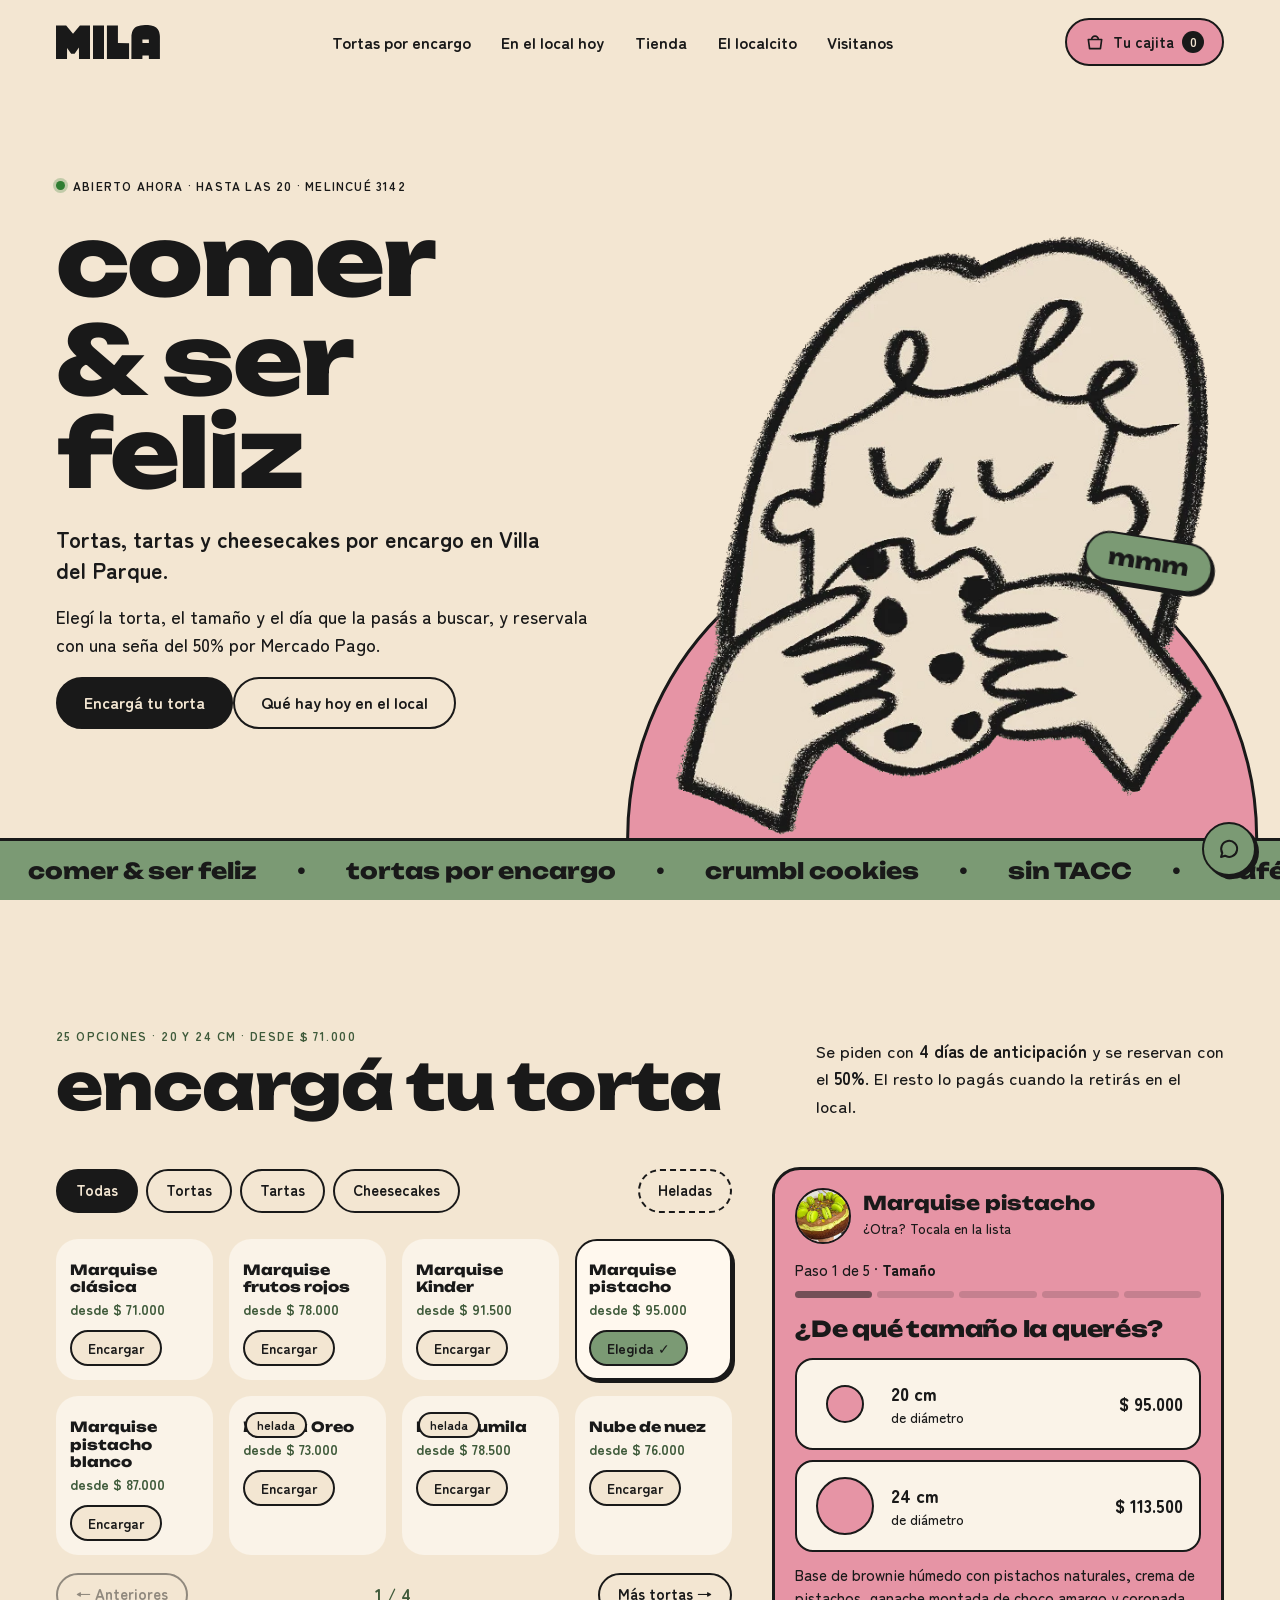
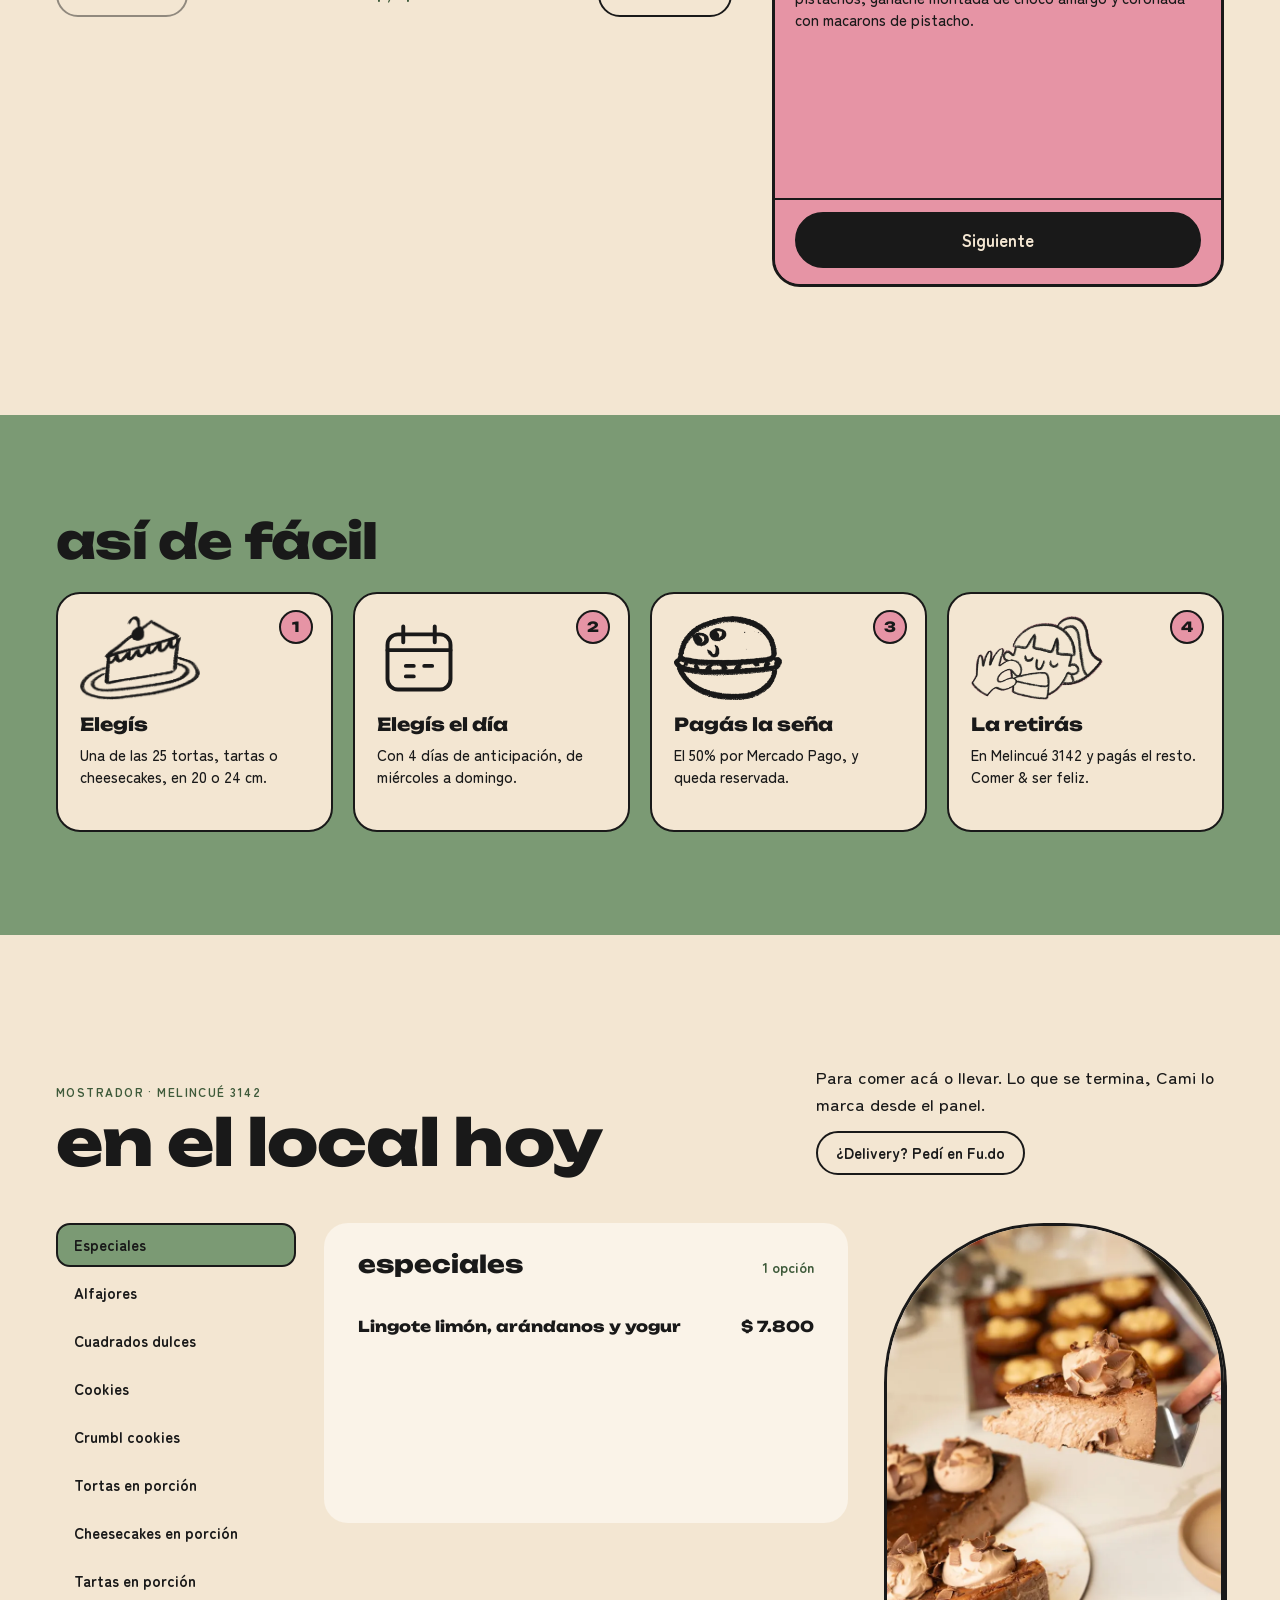
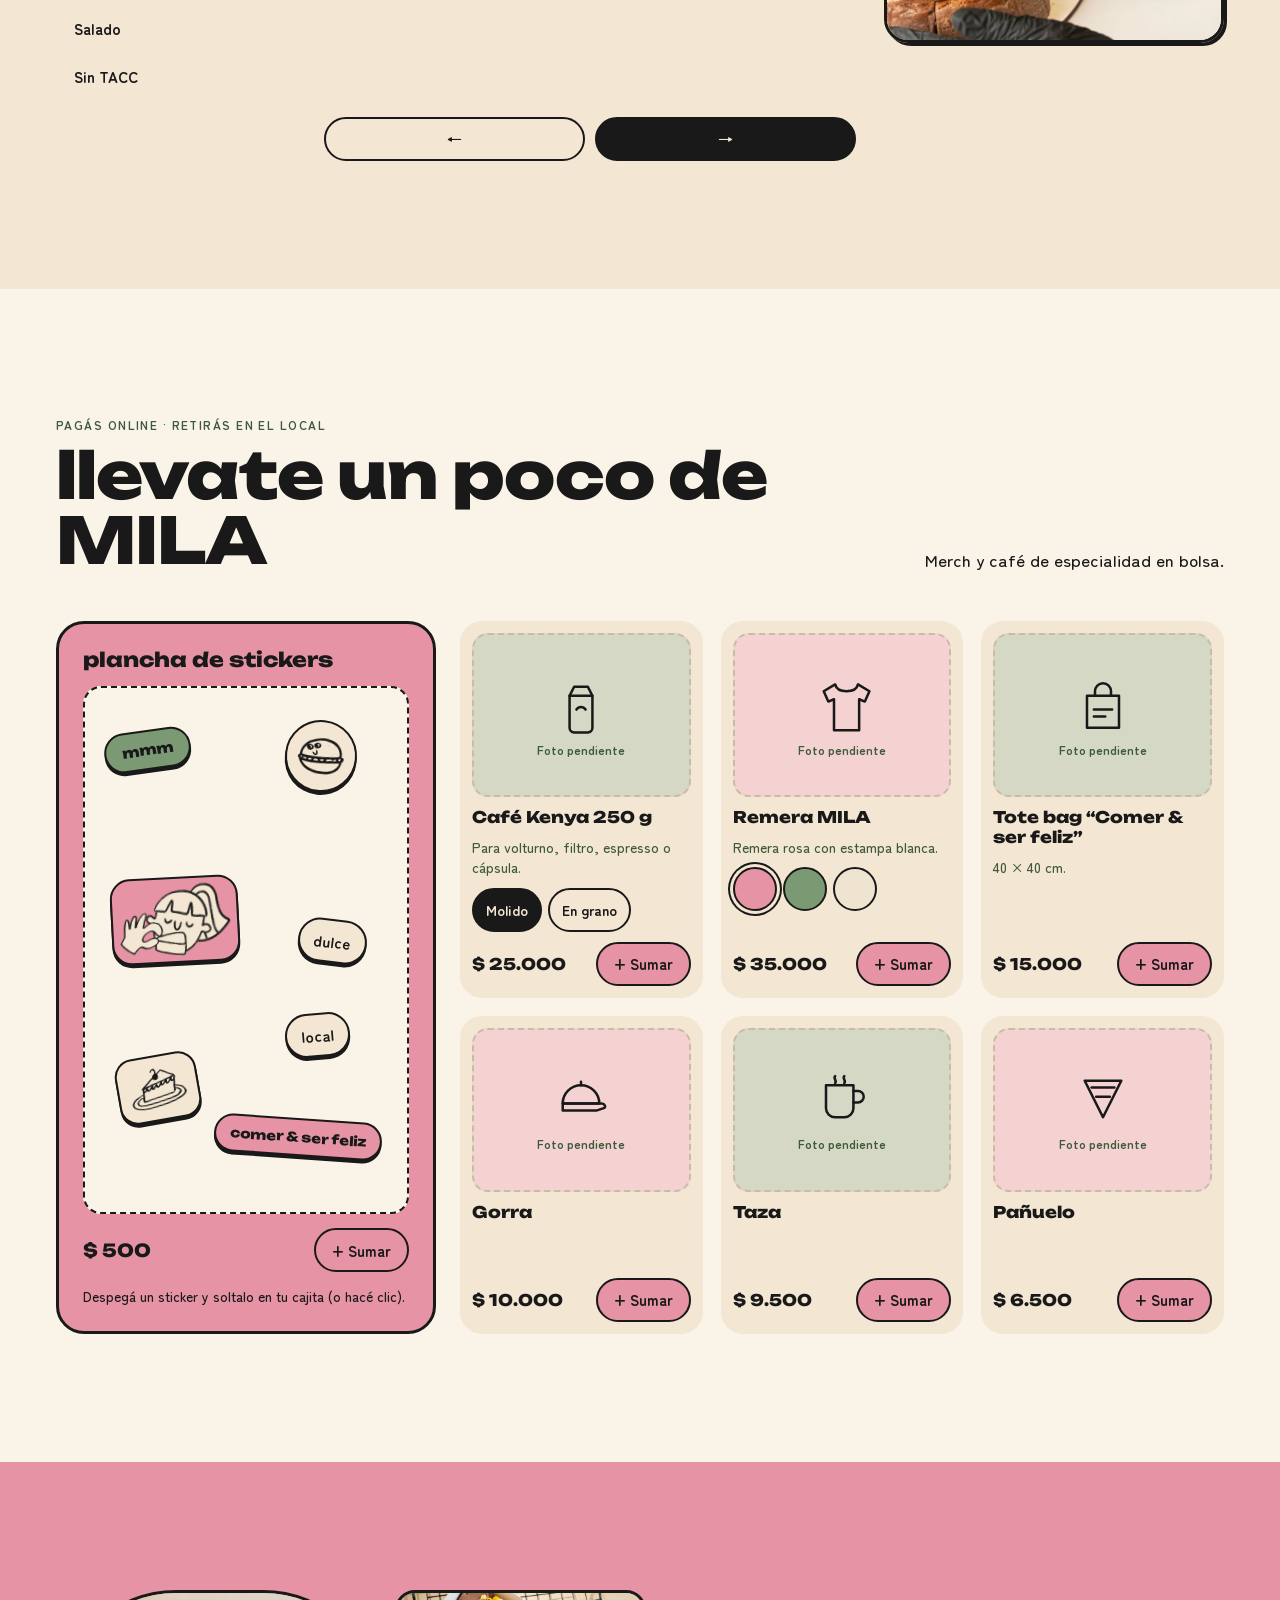
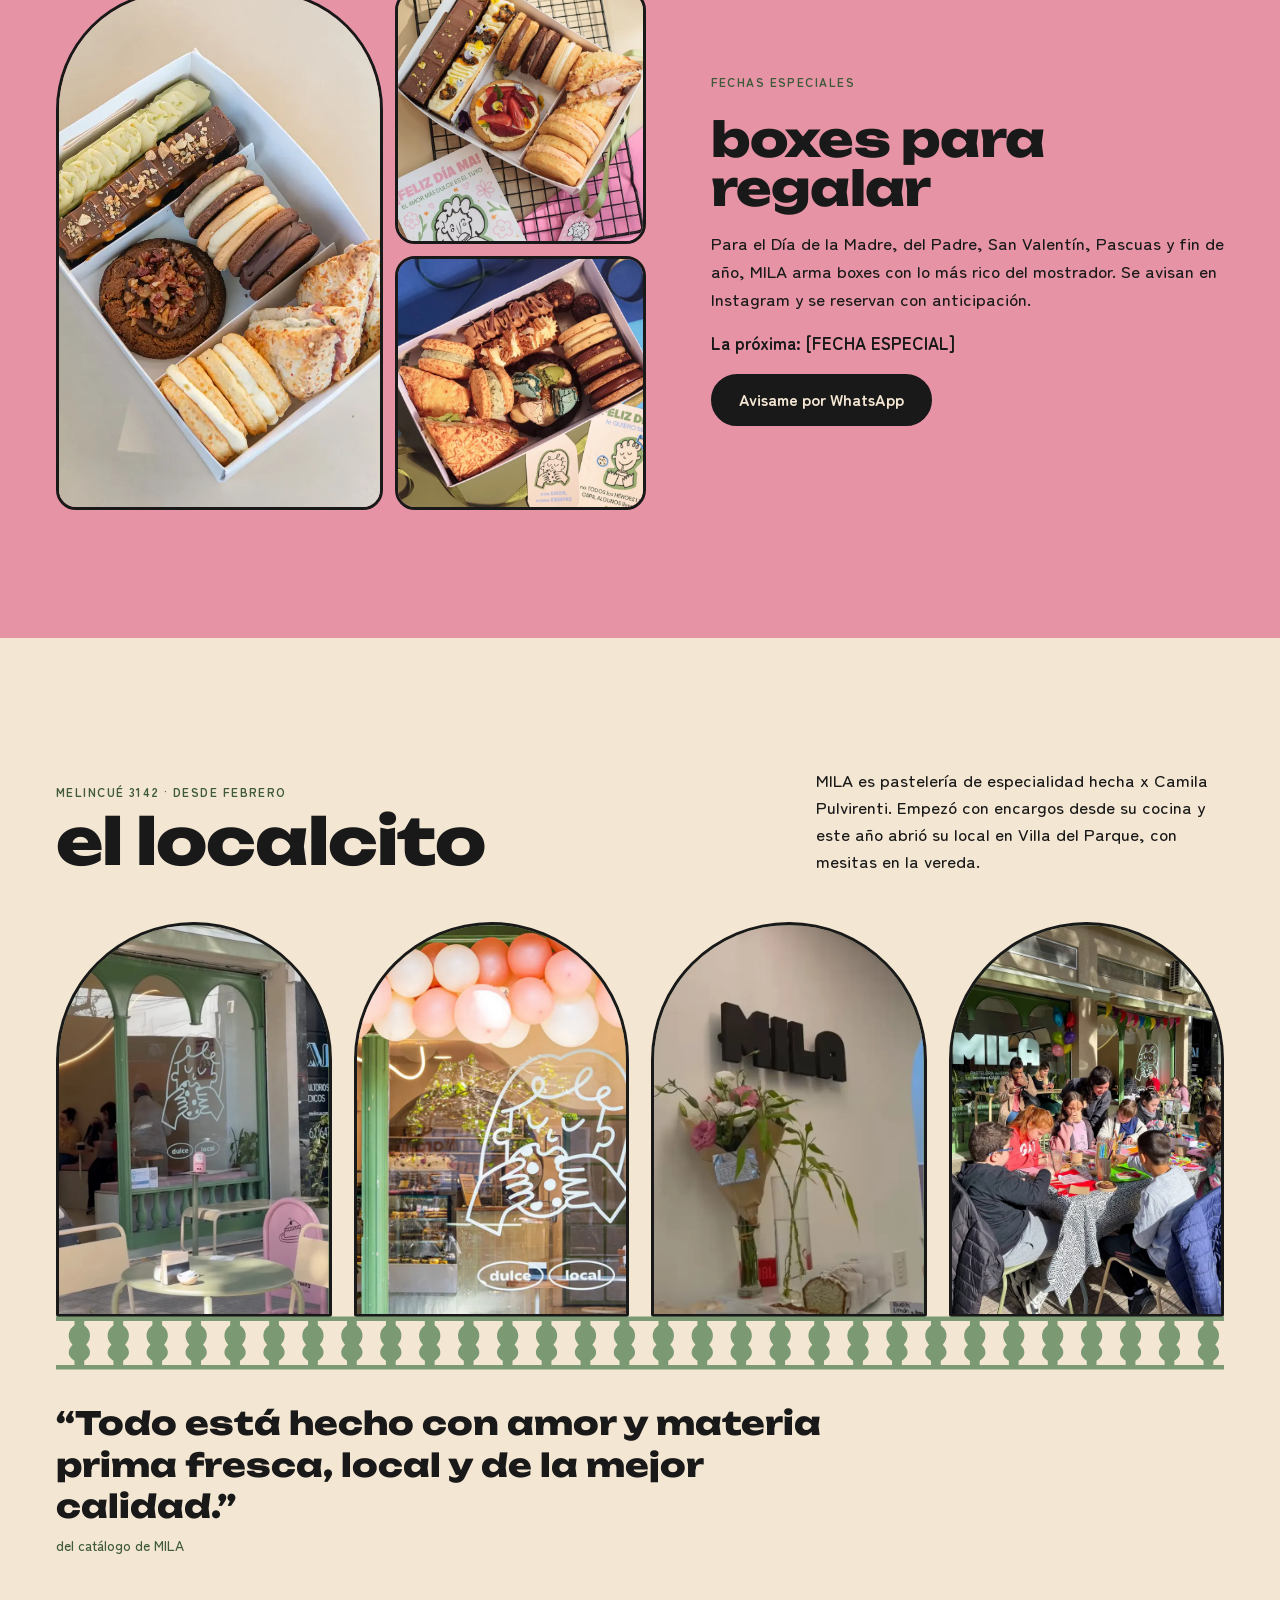
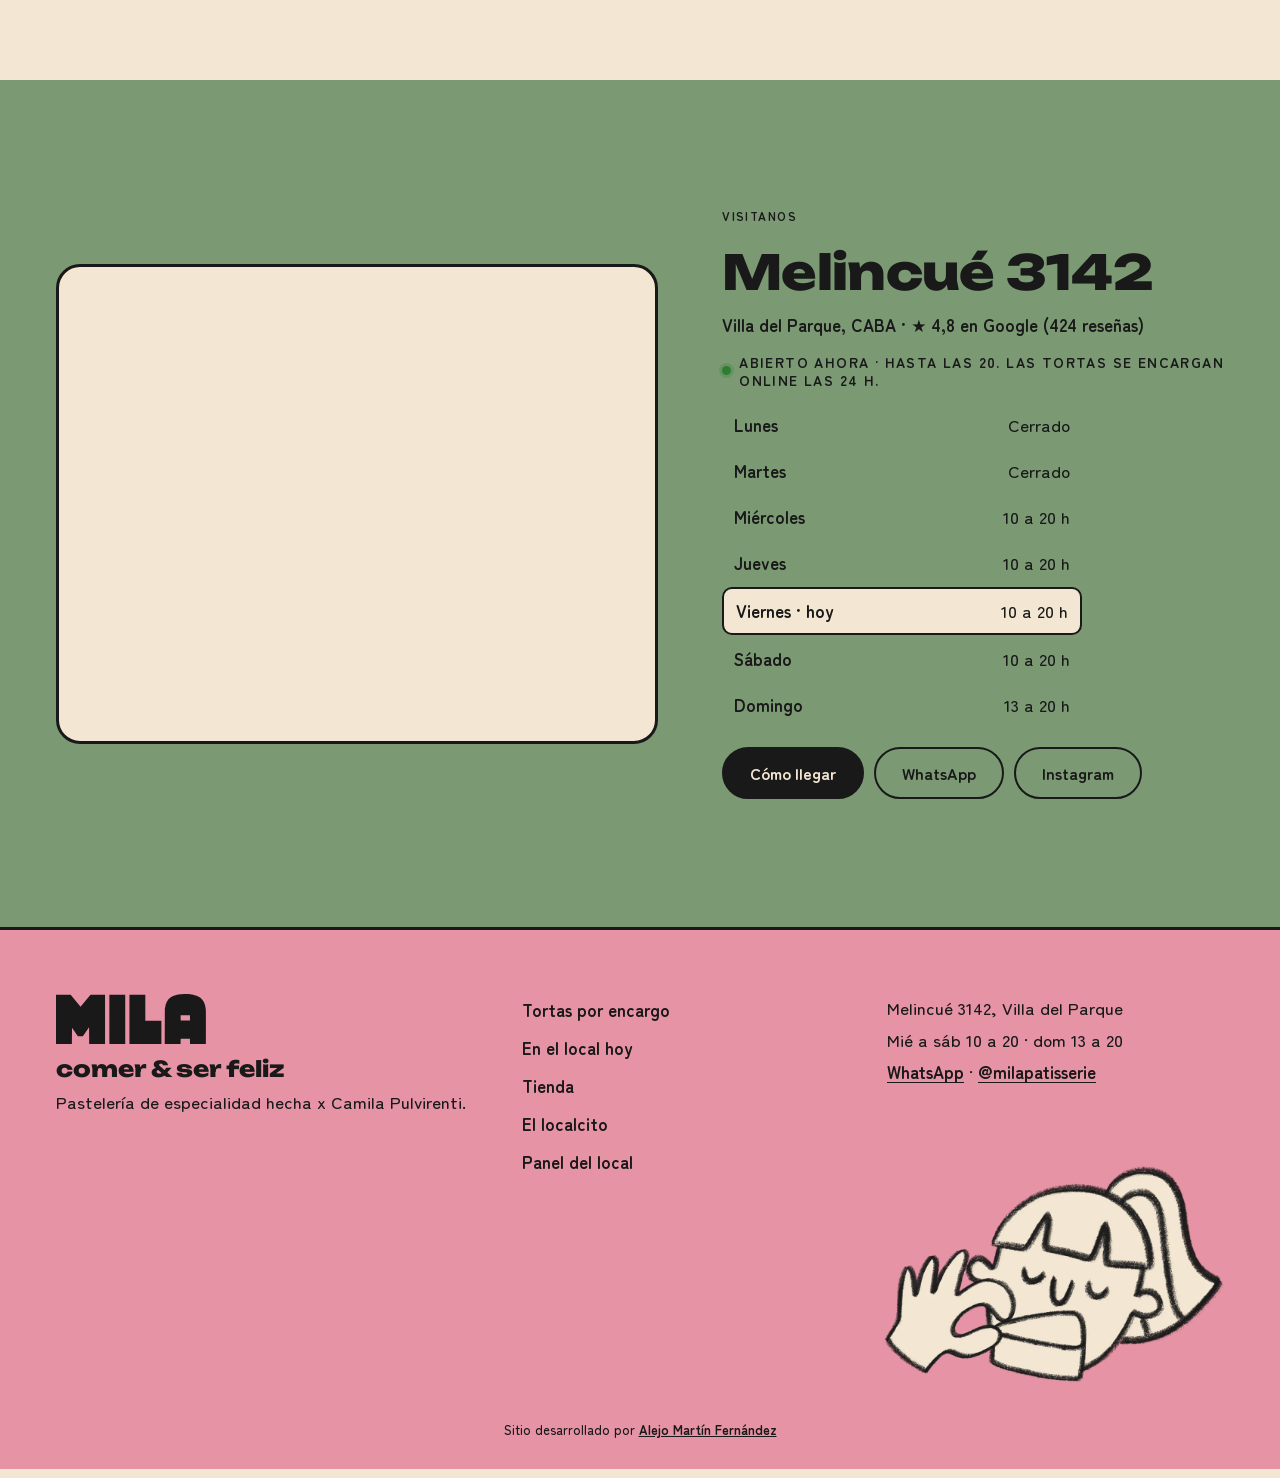
<file: index.html>
<!doctype html>
<html lang="es">
<head>
<meta charset="utf-8">
<meta name="viewport" content="width=device-width, initial-scale=1, viewport-fit=cover">
<title>MILA · Pastelería de especialidad en Villa del Parque · tortas por encargo</title>
<meta name="description" content="MILA, pastelería de especialidad hecha x Camila Pulvirenti en Melincué 3142, Villa del Parque. Encargá tu torta online: elegí tamaño, macarons y la fecha, y reservala con la seña del 50%.">
<meta name="theme-color" content="#E694A5">
<link rel="icon" href="img/favicon.png" type="image/png">
<link rel="apple-touch-icon" href="img/apple-touch-icon.png">
<meta property="og:type" content="website">
<meta property="og:title" content="MILA · comer & ser feliz">
<meta property="og:description" content="Tortas, tartas y cheesecakes por encargo: elegí el día y reservá con la seña online. Melincué 3142, Villa del Parque.">
<meta property="og:url" content="https://mila-patisserie.vercel.app/">
<meta property="og:image" content="https://mila-patisserie.vercel.app/img/og.jpg">
<meta property="og:image:width" content="1200">
<meta property="og:image:height" content="630">
<meta name="twitter:card" content="summary_large_image">
<script>
  // intro: se decide antes de pintar (sin parpadeo). Sin JS o con movimiento reducido no hay intro.
  (function () { var d = document.documentElement; d.classList.add('js');
    if (!matchMedia('(prefers-reduced-motion: reduce)').matches && !/[?&]sinintro/.test(location.search)) d.classList.add('con-intro');
    setTimeout(function () { if (!window.__mila) { d.classList.remove('con-intro'); d.classList.add('listo', 'a-salvo'); } }, 4500); })();
</script>
<link rel="preload" href="fonts/unbounded.woff" as="font" type="font/woff" crossorigin>
<link rel="preload" href="fonts/zenmaru-medium.woff" as="font" type="font/woff" crossorigin>
<link rel="stylesheet" href="kit/kit.css?v=18">
<link rel="stylesheet" href="css/mila.css?v=3">
<link rel="stylesheet" href="css/hero.css?v=1">
</head>
<body>

<!-- ===== INTRO: el personaje se dibuja, MILA se estampa, la vidriera se abre en arco ===== -->
<div class="intro" id="intro" aria-hidden="true">
  <div class="intro__glaseado"></div>
  <div class="intro__centro">
    <img class="intro__chica" src="img/personaje.webp" alt="" width="900" height="574" decoding="async">
    <svg class="intro__logo" viewBox="0 0 1352 445" aria-hidden="true">
      <path class="l1" d="M0,7 0,444 143,444 144,300 197,375 242,375 298,296 299,444 442,444 442,7 311,7 221,114 132,7Z"/>
      <path class="l2" d="M481,7 481,444 624,444 624,7Z"/>
      <path class="l3" d="M662,7 662,444 950,444 950,238 805,237 805,7Z"/>
      <path class="l4" fill-rule="evenodd" d="M1028,34 1010,52 996,75 988,97 981,134 980,444 1123,444 1124,398 1207,398 1208,444 1351,444 1351,148 1349,127 1343,98 1335,76 1321,53 1302,34 1273,17 1236,6 1197,1 1157,0 1100,5 1062,15 1043,24ZM1123,190 1207,189 1208,235 1124,236Z"/>
    </svg>
    <span class="intro__mmm">mmm</span>
    <p class="intro__lema">comer &amp; ser feliz</p>
  </div>
</div>

<a class="saltar" href="#encargos">Ir a encargar una torta</a>

<!-- ===== BARRA ===== -->
<header class="barra" id="barra">
  <a class="barra__logo" href="#inicio" aria-label="MILA, inicio"><img src="img/logo.svg" alt="MILA" width="1352" height="445"></a>
  <nav class="barra__nav" aria-label="Secciones">
    <a href="#encargos">Tortas por encargo</a>
    <a href="#local">En el local hoy</a>
    <a href="#tienda">Tienda</a>
    <a href="#localcito">El localcito</a>
    <a href="#visitanos">Visitanos</a>
  </nav>
  <div class="barra__acc">
    <button type="button" class="cajita-btn" data-kit-open="carrito" data-kit-target aria-label="Abrir tu cajita">
      <svg viewBox="0 0 24 24" aria-hidden="true"><path d="M4 9h16l-1.5 11h-13z"/><path d="M8 9a4 4 0 0 1 8 0"/></svg>
      <span class="cajita-btn__txt">Tu cajita</span><b class="cajita-btn__n" data-cajita-n>0</b>
    </button>
    <button type="button" class="menu-btn" aria-label="Abrir el menú" aria-expanded="false" aria-controls="menu" data-menu>
      <svg viewBox="0 0 24 24" aria-hidden="true"><path d="M4 8h16M4 16h16"/></svg>
    </button>
  </div>
</header>

<div class="menu" id="menu" hidden>
  <nav aria-label="Menú">
    <a href="#encargos" data-cerrar-menu>Tortas por encargo</a>
    <a href="#local" data-cerrar-menu>En el local hoy</a>
    <a href="#tienda" data-cerrar-menu>Tienda</a>
    <a href="#localcito" data-cerrar-menu>El localcito</a>
    <a href="#visitanos" data-cerrar-menu>Visitanos</a>
  </nav>
  <img src="img/personaje.webp" alt="" width="900" height="574" loading="lazy" decoding="async">
</div>

<main id="inicio">

<!-- ===== HERO: comer & ser feliz, la chica de la cookie sobre un plato rosa ===== -->
<section class="hero hv hv--g" aria-labelledby="hg-t">
  <div class="hv__in">
    <div class="hv__txt">
      <p class="hero__kicker"><span class="estado" data-estado>Melincué 3142 · Villa del Parque</span></p>
      <h1 id="hg-t" class="hv__t hg__t"><span class="ren"><span>comer</span></span> <span class="ren"><span>&amp; ser feliz</span></span></h1>
      <p class="hg__sub">Tortas, tartas y cheesecakes por encargo en Villa del Parque.</p>
      <p class="hero__lead">Elegí la torta, el tamaño y el día que la pasás a buscar, y reservala con una seña del 50% por Mercado Pago.</p>
      <div class="hero__ctas">
          <a class="btn btn--tinta" href="#encargos">Encargá tu torta</a>
          <a class="btn btn--linea" href="#local">Qué hay hoy en el local</a>
        </div>
    </div>
    <div class="hv__arte">
      <span class="hg__plato" aria-hidden="true"></span>
      <img class="ilus hg__ilus" src="img/chica-cookie.webp" alt="" width="598" height="669" decoding="async">
      <span class="sticker sticker--mmm hg__mmm" aria-hidden="true">mmm</span>
    </div>
  </div>
  <div class="marquesina" aria-hidden="true"><div class="marquesina__pista">
    <span>comer &amp; ser feliz</span><i>•</i><span>tortas por encargo</span><i>•</i><span>crumbl cookies</span><i>•</i><span>sin TACC</span><i>•</i><span>café de especialidad</span><i>•</i>
    <span>comer &amp; ser feliz</span><i>•</i><span>tortas por encargo</span><i>•</i><span>crumbl cookies</span><i>•</i><span>sin TACC</span><i>•</i><span>café de especialidad</span><i>•</i>
  </div></div>
</section>

<!-- ===== ENCARGOS ===== -->
<section class="sec encargos" id="encargos" aria-labelledby="enc-t">
  <div class="cont">
    <div class="sec__head rv">
      <div>
        <p class="kicker">25 opciones · 20 y 24 cm · desde <span data-desde>$71.000</span></p>
        <h2 id="enc-t" class="sec__t">encargá tu torta</h2>
      </div>
      <p class="sec__lead">Se piden con <b>4 días de anticipación</b> y se reservan con el <b>50%</b>. El resto lo pagás cuando la retirás en el local.</p>
    </div>
    <div class="enc">
      <div class="enc__cat">
        <div class="chips rv" role="group" aria-label="Filtrar tortas" data-filtros>
          <button type="button" class="chip is-on" data-filtro="todas" aria-pressed="true">Todas</button>
          <button type="button" class="chip" data-filtro="tortas" aria-pressed="false">Tortas</button>
          <button type="button" class="chip" data-filtro="tartas" aria-pressed="false">Tartas</button>
          <button type="button" class="chip" data-filtro="cheesecakes" aria-pressed="false">Cheesecakes</button>
          <button type="button" class="chip chip--hel" data-filtro="helada" aria-pressed="false">Heladas</button>
        </div>
        <div class="tortas" data-tortas aria-live="polite"></div>
        <div class="pager" data-pager>
          <button type="button" class="btn btn--linea btn--chico" data-pag="-1">← Anteriores</button>
          <span data-pag-n>1 / 1</span>
          <button type="button" class="btn btn--linea btn--chico" data-pag="1">Más tortas →</button>
        </div>
      </div>

      <!-- la caja: panel fijo en desktop, hoja que sube en el celu -->
      <div class="caja-fondo" data-caja-fondo hidden></div>
      <aside class="caja" id="caja" aria-label="Encargar torta" data-caja>
        <div class="caja__tirador" aria-hidden="true"></div>
        <div class="caja__top">
          <span class="caja__foto"><img src="img/tortas/marquise-pistacho.webp" alt="" width="485" height="388" data-c-foto></span>
          <div class="caja__tit">
            <p class="caja__nombre" data-c-nombre>Elegí una torta</p>
            <p class="caja__cambiar">¿Otra? Tocala en la lista</p>
          </div>
          <button type="button" class="caja__x" data-caja-cerrar aria-label="Cerrar">
            <svg viewBox="0 0 24 24" aria-hidden="true"><path d="M6 6l12 12M18 6L6 18"/></svg>
          </button>
        </div>
        <div class="progreso" aria-hidden="true"><p class="progreso__txt" data-prog-txt>Paso 1 de 4</p><div class="progreso__barra" data-prog></div></div>
        <div class="caja__scroll" data-c-scroll>
          <!-- 1 · tamaño -->
          <div class="paso" data-paso="tam">
            <h3 class="paso__t" tabindex="-1">¿De qué tamaño la querés?</h3>
            <p class="paso__ayuda paso__ayuda--desc" data-c-desc></p>
            <div class="opts opts--tam" data-c-tamanos role="radiogroup" aria-label="Tamaño"></div>
          </div>
          <!-- 2 · macarons -->
          <div class="paso" data-paso="mac" hidden>
            <h3 class="paso__t" tabindex="-1">¿Le sumamos macarons arriba?</h3>
            <p class="paso__ayuda">Van de un solo color, con el sabor de la casa.</p>
            <div class="opts" data-c-macs role="radiogroup" aria-label="Macarons"></div>
          </div>
          <!-- 3 · día -->
          <div class="paso" data-paso="dia" hidden>
            <h3 class="paso__t" tabindex="-1">¿Qué día la pasás a buscar?</h3>
            <p class="paso__ayuda" data-c-primero>Necesitamos 4 días para prepararla. Lunes y martes el local está cerrado.</p>
            <div class="opts" data-c-dias role="radiogroup" aria-label="Día de retiro"></div>
            <button type="button" class="mas-dias" data-c-mas>Ver más fechas</button>
          </div>
          <!-- 4 · horario -->
          <div class="paso" data-paso="hora" hidden>
            <h3 class="paso__t" tabindex="-1">¿En qué horario?</h3>
            <p class="paso__ayuda" data-c-dia-elegido></p>
            <div class="opts" data-c-franjas role="radiogroup" aria-label="Horario de retiro"></div>
          </div>
          <!-- 5 · resumen -->
          <div class="paso" data-paso="ok" hidden>
            <h3 class="paso__t" tabindex="-1">Revisá tu encargo</h3>
            <dl class="resumen" data-c-resumen></dl>
            <div class="cuentas">
              <div><span>Precio total</span><span data-c-total>—</span></div>
              <div class="cuentas__hoy"><span>Hoy pagás la seña (50%)</span><b data-c-sena>—</b></div>
              <div><span>El resto, cuando la retirás</span><span data-c-resto>—</span></div>
            </div>
          </div>
        </div>
        <div class="caja__pie">
          <p class="caja__msg" data-c-msg role="alert"></p>
          <div class="caja__botones">
            <button type="button" class="btn btn--linea caja__volver" data-c-volver>← Volver</button>
            <button type="button" class="btn btn--tinta caja__seguir" data-c-seguir>Siguiente</button>
          </div>
        </div>
      </aside>
    </div>
  </div>
</section>

<!-- ===== CÓMO FUNCIONA ===== -->
<section class="sec como" aria-labelledby="como-t">
  <div class="cont">
    <h2 id="como-t" class="sec__t sec__t--chico rv">así de fácil</h2>
    <ol class="como__pasos" data-arrastre>
      <li class="rv"><span class="como__n">1</span><img src="img/porcion.webp" alt="" width="500" height="438" loading="lazy" decoding="async"><b>Elegís</b><span>Una de las 25 tortas, tartas o cheesecakes, en 20 o 24 cm.</span></li>
      <li class="rv"><span class="como__n">2</span><svg viewBox="0 0 64 64" aria-hidden="true"><rect x="8" y="14" width="48" height="42" rx="8"/><path d="M8 26h48M20 8v12M44 8v12M22 38h6M36 38h6M22 46h6"/></svg><b>Elegís el día</b><span>Con 4 días de anticipación, de miércoles a domingo.</span></li>
      <li class="rv"><span class="como__n">3</span><img src="img/macaron.webp" alt="" width="400" height="353" loading="lazy" decoding="async"><b>Pagás la seña</b><span>El 50% por Mercado Pago, y queda reservada.</span></li>
      <li class="rv"><span class="como__n">4</span><img src="img/personaje.webp" alt="" width="900" height="574" loading="lazy" decoding="async"><b>La retirás</b><span>En Melincué 3142 y pagás el resto. Comer &amp; ser feliz.</span></li>
    </ol>
  </div>
</section>

<!-- ===== EN EL LOCAL HOY ===== -->
<section class="sec local" id="local" aria-labelledby="local-t">
  <div class="cont">
    <div class="sec__head rv">
      <div>
        <p class="kicker">Mostrador · Melincué 3142</p>
        <h2 id="local-t" class="sec__t">en el local hoy</h2>
      </div>
      <div class="sec__lado">
        <p class="sec__lead">Para comer acá o llevar. Lo que se termina, Cami lo marca desde el panel.</p>
        <a class="btn btn--linea btn--chico" href="https://menu.fu.do/milaxcami" target="_blank" rel="noopener">¿Delivery? Pedí en Fu.do</a>
      </div>
    </div>
    <div class="local__grid rv">
      <div class="local__carta" id="carta-local" data-kit="carta" data-kit-pedir="false"
        data-kit-categorias="especiales,alfajores,cuadrados,cookies,crumbl,porciones,porciones-cc,porciones-tartas,salado,sin-tacc"></div>
      <figure class="local__foto" aria-hidden="true">
        <img data-local-foto src="img/fotos/037-720.webp" alt="" width="720" height="900" loading="lazy" decoding="async">
      </figure>
    </div>
    <div class="local__pager" data-local-pager>
      <button type="button" class="btn btn--linea btn--chico" data-local-mover="-1">←</button>
      <button type="button" class="btn btn--tinta btn--chico" data-local-mover="1">→</button>
    </div>
  </div>
</section>

<!-- ===== TIENDA ===== -->
<section class="sec tienda" id="tienda" aria-labelledby="tienda-t">
  <div class="cont">
    <div class="sec__head rv">
      <div>
        <p class="kicker">Pagás online · retirás en el local</p>
        <h2 id="tienda-t" class="sec__t">llevate un poco de MILA</h2>
      </div>
      <p class="sec__lead">Merch y café de especialidad en bolsa.</p>
    </div>
    <div class="tienda__grid">
      <div class="plancha rv" data-plancha>
        <p class="plancha__t">plancha de stickers</p>
        <div class="plancha__hoja" data-hoja>
          <button type="button" class="stk stk--mmm" style="--x:6%;--y:8%;--r:-8deg" aria-label="Despegar sticker mmm">mmm</button>
          <button type="button" class="stk stk--circ" style="--x:62%;--y:6%;--r:6deg" aria-label="Despegar sticker de macaron"><img src="img/macaron.webp" alt="" width="400" height="353" loading="lazy"></button>
          <button type="button" class="stk stk--chica" style="--x:8%;--y:36%;--r:-3deg" aria-label="Despegar sticker de la chica de MILA"><img src="img/personaje.webp" alt="" width="900" height="574" loading="lazy"></button>
          <button type="button" class="stk stk--pill" style="--x:66%;--y:44%;--r:7deg" aria-label="Despegar sticker dulce">dulce</button>
          <button type="button" class="stk stk--pill" style="--x:62%;--y:62%;--r:-5deg" aria-label="Despegar sticker local">local</button>
          <button type="button" class="stk stk--porc" style="--x:10%;--y:70%;--r:-10deg" aria-label="Despegar sticker de porción"><img src="img/porcion.webp" alt="" width="500" height="438" loading="lazy"></button>
          <button type="button" class="stk stk--lema" style="--x:40%;--y:82%;--r:4deg" aria-label="Despegar sticker comer y ser feliz">comer &amp; ser feliz</button>
        </div>
        <div class="plancha__pie"><span class="plancha__p" data-plancha-precio>$500</span><div data-kit-qty="stickers"></div></div>
        <p class="plancha__ayuda"><span class="solo-touch">Tocá un sticker para despegarlo: vuela a tu cajita.</span><span class="solo-mouse">Despegá un sticker y soltalo en tu cajita (o hacé clic).</span></p>
      </div>
      <div class="prods" data-tienda></div>
    </div>
  </div>
</section>

<!-- ===== BOXES ===== -->
<section class="sec boxes" aria-labelledby="boxes-t">
  <div class="cont boxes__in">
    <div class="boxes__fotos rv">
      <figure><img src="img/fotos/010-720.webp" srcset="img/fotos/010-720.webp 720w, img/fotos/010-1280.webp 1280w" sizes="(min-width:1100px) 30vw, 70vw" alt="Box con brownies, cookies y alfajores de MILA" width="720" height="960" loading="lazy" decoding="async"></figure>
      <figure><img src="img/fotos/044-720.webp" alt="Box para regalar con cartelito ilustrado" width="720" height="900" loading="lazy" decoding="async"></figure>
      <figure><img src="img/fotos/058-720.webp" alt="Caja de MILA llena de cookies y cuadrados" width="720" height="898" loading="lazy" decoding="async"></figure>
    </div>
    <div class="boxes__txt rv">
      <p class="kicker">Fechas especiales</p>
      <h2 id="boxes-t" class="sec__t sec__t--chico">boxes para regalar</h2>
      <p>Para el Día de la Madre, del Padre, San Valentín, Pascuas y fin de año, MILA arma boxes con lo más rico del mostrador. Se avisan en Instagram y se reservan con anticipación.</p>
      <p class="boxes__prox">La próxima: <b>[FECHA ESPECIAL]</b></p>
      <a class="btn btn--tinta" data-wa-boxes href="#" target="_blank" rel="noopener">Avisame por WhatsApp</a>
    </div>
  </div>
</section>

<!-- ===== EL LOCALCITO ===== -->
<section class="sec localcito" id="localcito" aria-labelledby="lc-t">
  <div class="cont">
    <div class="sec__head rv">
      <div>
        <p class="kicker">Melincué 3142 · desde febrero</p>
        <h2 id="lc-t" class="sec__t">el localcito</h2>
      </div>
      <p class="sec__lead">MILA es pastelería de especialidad hecha x Camila Pulvirenti. Empezó con encargos desde su cocina y este año abrió su local en Villa del Parque, con mesitas en la vereda.</p>
    </div>
    <div class="vidriera" data-arrastre>
      <figure class="vidriera__arco rv"><img src="img/fotos/060-720.webp" srcset="img/fotos/060-720.webp 720w, img/fotos/060-1280.webp 1280w" sizes="(min-width:1100px) 380px, 76vw" alt="Vidriera de MILA con arcos verdes y el personaje dibujado en el vidrio" width="720" height="1280" loading="lazy" decoding="async"></figure>
      <figure class="vidriera__arco rv"><img src="img/fotos/024-720.webp" srcset="img/fotos/024-720.webp 720w, img/fotos/024-1280.webp 1280w" sizes="(min-width:1100px) 380px, 76vw" alt="Entrada del local con globos y el personaje de MILA" width="720" height="900" loading="lazy" decoding="async"></figure>
      <figure class="vidriera__arco rv"><img src="img/fotos/025-720.webp" alt="Cartel de MILA en el interior del local" width="720" height="900" loading="lazy" decoding="async"></figure>
      <figure class="vidriera__arco rv"><img src="img/fotos/055-720.webp" srcset="img/fotos/055-720.webp 720w, img/fotos/055-1280.webp 1280w" sizes="(min-width:1100px) 380px, 76vw" alt="Vereda de MILA llena de gente" width="720" height="958" loading="lazy" decoding="async"></figure>
    </div>
    <svg class="balaustrada" viewBox="0 0 1200 60" preserveAspectRatio="none" aria-hidden="true"><path d="M0 4h1200M0 56h1200"/><g data-balaustres></g></svg>
    <blockquote class="frase rv">“Todo está hecho con amor y materia prima fresca, local y de la mejor calidad.”<cite>del catálogo de MILA</cite></blockquote>
  </div>
</section>

<!-- ===== VISITANOS ===== -->
<section class="sec visitanos" id="visitanos" aria-labelledby="vis-t">
  <div class="cont visitanos__in">
    <div class="visitanos__mapa rv">
      <iframe title="Mapa de MILA en Melincué 3142" src="https://www.google.com/maps?q=Melincu%C3%A9%203142%2C%20Villa%20del%20Parque%2C%20CABA&amp;output=embed" loading="lazy" referrerpolicy="no-referrer-when-downgrade"></iframe>
    </div>
    <div class="visitanos__txt rv">
      <p class="kicker">Visitanos</p>
      <h2 id="vis-t" class="sec__t sec__t--chico">Melincué 3142</h2>
      <p class="visitanos__barrio">Villa del Parque, CABA · <span class="estrellas">★ 4,8</span> en Google (424 reseñas)</p>
      <p class="estado estado--grande" data-estado></p>
      <ul class="horarios" data-horarios></ul>
      <div class="visitanos__btns">
        <a class="btn btn--tinta" href="https://www.google.com/maps/search/?api=1&amp;query=Melincu%C3%A9%203142%2C%20Villa%20del%20Parque%2C%20CABA" target="_blank" rel="noopener">Cómo llegar</a>
        <a class="btn btn--linea" data-wa href="#" target="_blank" rel="noopener">WhatsApp</a>
        <a class="btn btn--linea" href="https://www.instagram.com/milapatisserie/" target="_blank" rel="noopener">Instagram</a>
      </div>
    </div>
  </div>
</section>

</main>

<!-- ===== FOOTER ===== -->
<footer class="pie">
  <div class="cont pie__in">
    <div class="pie__marca">
      <img class="pie__logo" src="img/logo.svg" alt="MILA" width="1352" height="445" loading="lazy">
      <p class="pie__lema">comer &amp; ser feliz</p>
      <p>Pastelería de especialidad hecha x Camila Pulvirenti.</p>
    </div>
    <nav class="pie__links" aria-label="Secciones">
      <a href="#encargos">Tortas por encargo</a><a href="#local">En el local hoy</a><a href="#tienda">Tienda</a><a href="#localcito">El localcito</a><a href="admin/">Panel del local</a>
    </nav>
    <div class="pie__contacto">
      <p>Melincué 3142, Villa del Parque</p>
      <p>Mié a sáb 10 a 20 · dom 13 a 20</p>
      <p><a data-wa href="#" target="_blank" rel="noopener">WhatsApp</a> · <a href="https://www.instagram.com/milapatisserie/" target="_blank" rel="noopener">@milapatisserie</a></p>
    </div>
    <img class="pie__chica" src="img/personaje.webp" alt="" width="900" height="574" loading="lazy" decoding="async">
  </div>
  <p class="pie__credito">Sitio desarrollado por <a href="https://alejomfernandez.com.ar" target="_blank" rel="noopener">Alejo Martín Fernández</a></p>
</footer>

<a class="wa-flot" data-wa href="#" target="_blank" rel="noopener" aria-label="Escribir por WhatsApp">
  <svg viewBox="0 0 24 24" aria-hidden="true"><path d="M4 20l1.3-4A8 8 0 1 1 8 18.7z"/></svg>
</a>

<script type="module" src="js/mila.js?v=3"></script>
</body>
</html>
</file>
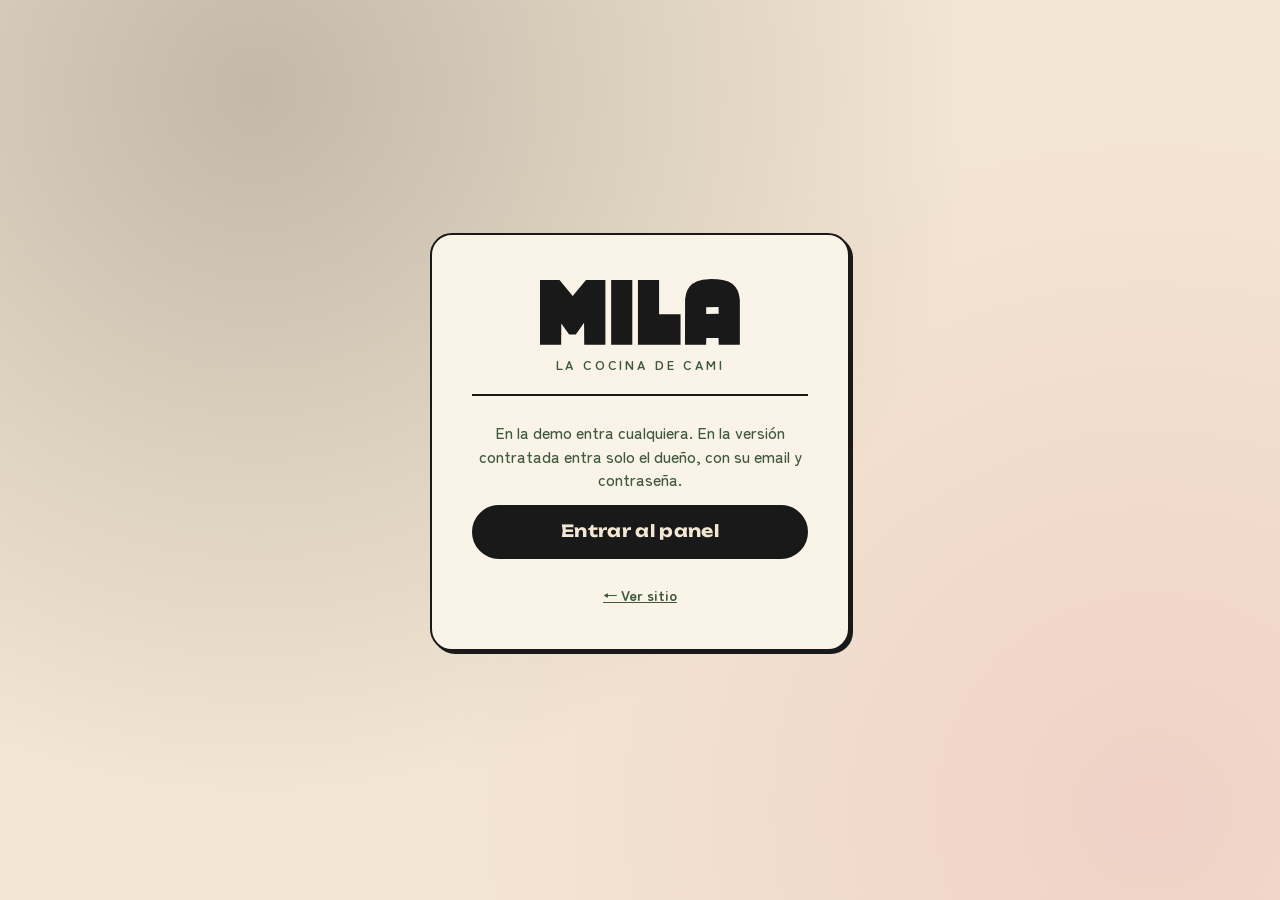
<file: admin/index.html>
<!doctype html>
<!-- Plantilla del panel. Va en web/admin/index.html de cada demo (scripts/instalar.mjs la copia). -->
<html lang="es">
<head>
<meta charset="utf-8">
<meta name="viewport" content="width=device-width, initial-scale=1, viewport-fit=cover">
<meta name="robots" content="noindex, nofollow">
<meta name="theme-color" content="#191919">
<title>La cocina de Cami · MILA</title>
<script>
  // /admin sin barra final rompe las rutas relativas en algunos servidores (XAMPP): la agregamos.
  if (!/\/$|\.html$/.test(location.pathname)) location.replace(location.pathname + '/' + location.search + location.hash);
</script>
<link rel="stylesheet" href="../css/fuentes.css?v=3">
<link rel="stylesheet" href="../kit/kit.css?v=18">
<link rel="stylesheet" href="../kit/admin/admin.css?v=18">
<link rel="icon" href="../img/favicon.png" type="image/png">
</head>
<body>
<div id="kit-admin" class="kit-root kit-admin" aria-busy="true"></div>
<script type="module">
  import { initAdmin } from '../kit/admin/admin.js?v=18';
  initAdmin({ config: '../cliente.json', sitio: '../' });
</script>
</body>
</html>
</file>
<file: kit/kit.css>
/* KIT DEMOS — estilos de módulos y popups.
   Todo sale de las variables --kit-* que arma core/theme.js desde cliente.json → marca.
   Cada demo puede pisar cualquier variable o clase .kit-* en su propio CSS. */

:root {
  --kit-bg: #fff; --kit-surface: #fff; --kit-text: #151515; --kit-muted: #666; --kit-primary: #111; --kit-on-primary: #fff;
  --kit-accent: #fc0; --kit-on-accent: #111; --kit-border: #ddd; --kit-ok: #1f9d55; --kit-warn: #d97706; --kit-danger: #d42a1d;
  --kit-font-head: inherit; --kit-font-body: inherit; --kit-head-case: uppercase;
  --kit-radius: 14px; --kit-radius-btn: 12px; --kit-border-w: 1.5px; --kit-shadow: 0 10px 30px -12px rgba(0,0,0,.35);
  --kit-ease: cubic-bezier(.2,.8,.2,1); --kit-z: 9000;
}
.kit-root, .kit-root *, .kit-root *::before, .kit-root *::after { box-sizing: border-box; }
.kit-root [hidden], .kit-root[hidden] { display: none !important; }
.kit-root { font-family: var(--kit-font-body); color: var(--kit-text); -webkit-tap-highlight-color: transparent; }
.kit-sr { position: absolute !important; width: 1px; height: 1px; overflow: hidden; clip: rect(0 0 0 0); white-space: nowrap; }
html.kit-lock { overflow: hidden; }
html.kit-lock body { overflow: hidden; touch-action: none; }

/* ---------- botones ---------- */
.kit-btn {
  appearance: none; display: inline-flex; align-items: center; justify-content: center; gap: .45em;
  min-height: 44px; padding: .7em 1.15em; border: var(--kit-border-w) solid var(--kit-primary); border-radius: var(--kit-radius-btn);
  background: var(--kit-primary); color: var(--kit-on-primary); font: 700 .95rem/1.1 var(--kit-font-body); text-decoration: none;
  cursor: pointer; transition: transform .15s var(--kit-ease), filter .15s, background .2s, box-shadow .2s; white-space: nowrap;
}
.kit-btn:hover { filter: brightness(1.08); }
.kit-btn:active { transform: translateY(1px) scale(.98); }
.kit-btn:focus-visible, .kit-chip:focus-visible, .kit-tab:focus-visible, .kit-add:focus-visible, .kit-x:focus-visible { outline: 3px solid var(--kit-accent); outline-offset: 2px; }
.kit-btn--ghost { background: var(--kit-surface); color: var(--kit-text); border-color: var(--kit-border); }
.kit-btn--danger { background: var(--kit-danger); border-color: var(--kit-danger); color: #fff; }
.kit-btn--danger-t { color: var(--kit-danger); }
.kit-btn--sm { min-height: 36px; padding: .45em .85em; font-size: .85rem; }
.kit-btn--big { min-height: 54px; font-size: 1.05rem; font-family: var(--kit-font-head); text-transform: var(--kit-head-case); letter-spacing: .02em; }
.kit-btn--block { width: 100%; }
.kit-btn[disabled] { opacity: .55; cursor: not-allowed; }
.kit-btn.is-loading { position: relative; color: transparent !important; }
.kit-btn.is-loading::after { content: ""; position: absolute; width: 20px; height: 20px; border: 2.5px solid var(--kit-on-primary); border-right-color: transparent; border-radius: 50%; animation: kit-spin .7s linear infinite; }
.kit-icon { appearance: none; width: 36px; height: 36px; display: inline-grid; place-items: center; border: var(--kit-border-w) solid var(--kit-border); border-radius: 10px; background: var(--kit-surface); color: var(--kit-text); cursor: pointer; font-size: 1rem; }
.kit-icon--danger { color: var(--kit-danger); }
.kit-icon[disabled] { opacity: .35; cursor: default; }
.kit-row { display: flex; gap: .6rem; flex-wrap: wrap; align-items: center; }
.kit-row--end { justify-content: flex-end; } .kit-row--center { justify-content: center; } .kit-row--between { justify-content: space-between; }
.kit-row--stack { flex-direction: column; align-items: stretch; }

/* ---------- badges / tags ---------- */
.kit-badge { display: inline-flex; align-items: center; gap: .3em; padding: .28em .6em; border-radius: 999px; font: 700 .72rem/1 var(--kit-font-body); letter-spacing: .02em; background: color-mix(in srgb, var(--kit-text) 9%, var(--kit-surface)); color: var(--kit-text); white-space: nowrap; }
.kit-badge--ok { background: color-mix(in srgb, var(--kit-ok) 16%, var(--kit-surface)); color: color-mix(in srgb, var(--kit-ok) 75%, #000); }
.kit-badge--warn { background: color-mix(in srgb, var(--kit-warn) 18%, var(--kit-surface)); color: color-mix(in srgb, var(--kit-warn) 70%, #000); }
.kit-badge--danger, .kit-badge--off { background: color-mix(in srgb, var(--kit-danger) 14%, var(--kit-surface)); color: color-mix(in srgb, var(--kit-danger) 80%, #000); }
.kit-badge--new { background: var(--kit-accent); color: var(--kit-on-accent); animation: kit-pulse 1.4s ease-in-out 3; }
.kit-tag { display: inline-grid; place-items: center; width: 1.15em; height: 1.15em; vertical-align: -.12em; margin-left: .15em; color: var(--kit-primary); }
.kit-tag svg { width: 100%; height: 100%; }
.kit-tag--txt { width: auto; height: auto; font-size: .7em; padding: .15em .45em; border-radius: 999px; background: var(--kit-accent); color: var(--kit-on-accent); }

/* ---------- carta ---------- */
.kit-carta { --kit-cols: 1; }
.kit-tabs { display: flex; gap: .5rem; overflow-x: auto; scrollbar-width: none; padding: 2px 2px 10px; margin-bottom: .5rem; scroll-snap-type: x proximity; }
.kit-tabs::-webkit-scrollbar { display: none; }
.kit-tab {
  appearance: none; flex: 0 0 auto; scroll-snap-align: start; min-height: 44px; padding: .55em 1.1em;
  border: var(--kit-border-w) solid var(--kit-text); border-radius: var(--kit-radius-btn); background: var(--kit-surface); color: var(--kit-text);
  font: 700 .95rem/1 var(--kit-font-head); text-transform: var(--kit-head-case); letter-spacing: .03em; cursor: pointer; transition: background .2s, color .2s, transform .15s;
}
.kit-tab.is-on { background: var(--kit-primary); border-color: var(--kit-primary); color: var(--kit-on-primary); }
.kit-carta__panel { display: grid; grid-template-columns: repeat(var(--kit-cols), minmax(0, 1fr)); gap: 0 2rem; }
.kit-item {
  display: grid; grid-template-columns: auto minmax(0, 1fr) auto; gap: .9rem; align-items: center; padding: 1rem 0;
  border-bottom: var(--kit-border-w) dashed var(--kit-border); min-width: 0;
  animation: kit-up .5s var(--kit-ease) both; animation-delay: calc(var(--i, 0) * 45ms);
}
.kit-item:not(:has(.kit-item__foto)) { grid-template-columns: minmax(0, 1fr) auto; }
.kit-item.is-off { opacity: .55; }
.kit-item__foto { width: 64px; height: 64px; object-fit: cover; border-radius: calc(var(--kit-radius) * .7); }
.kit-item__name { margin: 0 0 .25rem; font: 400 1.2rem/1.05 var(--kit-font-head); text-transform: var(--kit-head-case); }
.kit-item__n { margin-right: .5em; color: var(--kit-primary); }
.kit-item__desc { margin: 0; color: var(--kit-muted); font-size: .9rem; line-height: 1.4; }
.kit-item__side { display: flex; flex-direction: column; align-items: flex-end; gap: .45rem; }
.kit-price { font: 700 1.05rem/1 var(--kit-font-body); white-space: nowrap; }
.kit-price--na { font-size: .85rem; color: var(--kit-muted); font-weight: 600; }
.kit-add {
  appearance: none; min-height: 40px; padding: .45em .9em; border: var(--kit-border-w) solid var(--kit-primary); border-radius: var(--kit-radius-btn);
  background: var(--kit-surface); color: var(--kit-primary); font: 800 .85rem/1 var(--kit-font-body); cursor: pointer; white-space: nowrap;
  transition: background .2s, color .2s, transform .12s;
}
.kit-add:hover { background: var(--kit-primary); color: var(--kit-on-primary); }
.kit-add:active { transform: scale(.94); }
.kit-step { display: inline-flex; align-items: center; border: var(--kit-border-w) solid var(--kit-primary); border-radius: var(--kit-radius-btn); background: var(--kit-primary); color: var(--kit-on-primary); overflow: hidden; animation: kit-pop .25s var(--kit-ease); }
.kit-step button { appearance: none; width: 38px; height: 38px; border: 0; background: transparent; color: inherit; font: 800 1.15rem/1 var(--kit-font-body); cursor: pointer; }
.kit-step button:disabled { opacity: .35; cursor: default; }
.kit-step output { min-width: 1.6em; text-align: center; font-weight: 800; }
.kit-step--lg button { width: 46px; height: 46px; }
.kit-step--lg output { min-width: 2.2em; font-size: 1.15rem; }
@media (min-width: 900px) { .kit-carta { --kit-cols: 2; } }

/* ---------- botón flotante del carrito ---------- */
.kit-fab {
  position: fixed; z-index: calc(var(--kit-z) - 2); right: max(14px, env(safe-area-inset-right)); bottom: max(14px, env(safe-area-inset-bottom));
  display: flex; align-items: center; gap: .7rem; padding: .55rem 1rem .55rem .6rem; min-height: 58px;
  border: var(--kit-border-w) solid var(--kit-text); border-radius: var(--kit-radius-btn); background: var(--kit-primary); color: var(--kit-on-primary);
  box-shadow: var(--kit-shadow); cursor: pointer; font-family: var(--kit-font-body); text-align: left;
  animation: kit-in-up .45s var(--kit-ease) both;
}
.kit-fab__ico { width: 40px; height: 40px; display: grid; place-items: center; border-radius: calc(var(--kit-radius-btn) * .8); background: color-mix(in srgb, var(--kit-on-primary) 16%, transparent); }
.kit-fab__ico svg { width: 22px; height: 22px; fill: none; stroke: currentColor; stroke-width: 2; stroke-linejoin: round; }
.kit-fab__txt { display: flex; flex-direction: column; line-height: 1.1; }
.kit-fab__label { font: 400 1rem/1 var(--kit-font-head); text-transform: var(--kit-head-case); letter-spacing: .03em; }
.kit-fab__total { font-weight: 700; font-size: .9rem; opacity: .92; }
.kit-fab__n { position: absolute; top: -9px; left: -9px; min-width: 26px; height: 26px; padding: 0 6px; display: grid; place-items: center; border-radius: 999px; background: var(--kit-accent); color: var(--kit-on-accent); font: 800 .8rem/1 var(--kit-font-body); border: 2px solid var(--kit-text); }
.kit-fab.bump { animation: kit-bump .45s var(--kit-ease); }
.kit-fly { position: fixed; z-index: var(--kit-z); width: 54px; height: 54px; margin: -27px 0 0 -27px; border-radius: 50%; background: var(--kit-accent); overflow: hidden; pointer-events: none; transition: transform .6s cubic-bezier(.5,-.3,.7,1), opacity .6s; box-shadow: 0 4px 14px rgba(0,0,0,.25); }
.kit-fly img { width: 100%; height: 100%; object-fit: cover; }

/* píldora "probá el panel" (solo demo) */
.kit-demo-pill {
  position: fixed; z-index: calc(var(--kit-z) - 3); left: max(14px, env(safe-area-inset-left)); bottom: max(14px, env(safe-area-inset-bottom));
  display: inline-flex; align-items: center; gap: .5rem; min-height: 44px; padding: .55rem .9rem; border-radius: 999px; background: var(--kit-surface); color: var(--kit-text);
  border: var(--kit-border-w) solid var(--kit-text); box-shadow: var(--kit-shadow); font: 700 .8rem/1 var(--kit-font-body); text-decoration: none;
  opacity: 0; transform: translateY(20px); transition: opacity .4s, transform .4s var(--kit-ease);
}
.kit-demo-pill.is-in { opacity: 1; transform: none; }
html.kit-lock .kit-demo-pill { opacity: 0; pointer-events: none; transform: translateY(20px); }
.kit-demo-pill__dot { width: 8px; height: 8px; border-radius: 50%; background: var(--kit-ok); box-shadow: 0 0 0 0 var(--kit-ok); animation: kit-ping 2s infinite; }
@media (max-width: 640px) { html.kit-has-cart .kit-demo-pill { bottom: calc(max(14px, env(safe-area-inset-bottom)) + 70px); } }

/* ---------- popups ---------- */
.kit-pop { position: fixed; inset: 0; z-index: var(--kit-z); display: grid; place-items: center; padding: 16px; }
.kit-pop__back { position: absolute; inset: 0; background: color-mix(in srgb, var(--kit-text) 55%, transparent); opacity: 0; transition: opacity .25s; }
.kit-pop__box {
  position: relative; width: min(520px, 100%); max-height: min(88vh, 100%); max-height: min(88dvh, 100%); display: flex; flex-direction: column;
  background: var(--kit-bg); color: var(--kit-text); border: var(--kit-border-w) solid var(--kit-text); border-radius: var(--kit-radius);
  box-shadow: var(--kit-shadow); outline: none; overflow: hidden;
  opacity: 0; transform: translateY(24px) scale(.97); transition: opacity .25s, transform .3s var(--kit-ease);
}
.kit-pop.is-open .kit-pop__back { opacity: 1; }
.kit-pop.is-open .kit-pop__box { opacity: 1; transform: none; }
.kit-pop.is-closing .kit-pop__box { transform: translateY(16px) scale(.98); }
.kit-pop__head { color: var(--kit-text); margin: 0; display: flex; align-items: center; justify-content: space-between; gap: 1rem; padding: 14px 14px 10px 20px; border-bottom: var(--kit-border-w) solid var(--kit-border); background: var(--kit-bg); }
.kit-pop__title { margin: 0; font: 400 1.35rem/1.05 var(--kit-font-head); text-transform: var(--kit-head-case); letter-spacing: .02em; }
.kit-pop--sm .kit-pop__head { border-bottom: 0; padding-bottom: 0; }
.kit-pop__body { padding: 16px 20px 20px; overflow: auto; overscroll-behavior: contain; -webkit-overflow-scrolling: touch; }
.kit-x { appearance: none; flex: 0 0 auto; width: 42px; height: 42px; display: grid; place-items: center; border: var(--kit-border-w) solid var(--kit-border); border-radius: 50%; background: var(--kit-surface); color: var(--kit-text); cursor: pointer; transition: transform .2s; }
.kit-x:hover { transform: rotate(90deg); }
.kit-x svg { width: 18px; height: 18px; stroke: currentColor; stroke-width: 2.4; stroke-linecap: round; }
.kit-pop--sm .kit-pop__box { width: min(420px, 100%); }
.kit-pop--editor .kit-pop__box { width: min(560px, 100%); }
.kit-pop--resv .kit-pop__box { width: min(600px, 100%); }

/* drawer: hoja inferior en mobile, panel lateral en desktop */
.kit-pop--drawer { place-items: end stretch; padding: 0; }
.kit-pop--drawer .kit-pop__box { width: 100%; max-height: 92vh; max-height: 92dvh; border-radius: var(--kit-radius) var(--kit-radius) 0 0; border-bottom: 0; transform: translateY(100%); }
.kit-pop--drawer .kit-pop__body { padding: 0; display: flex; flex-direction: column; min-height: 0; flex: 1; overflow: hidden; }
.kit-pop--drawer.is-closing .kit-pop__box { transform: translateY(100%); }
@media (min-width: 760px) {
  .kit-pop--drawer { place-items: stretch end; }
  .kit-pop--drawer .kit-pop__box { width: min(440px, 100%); height: 100%; max-height: none; border-radius: 0; border: 0; border-left: var(--kit-border-w) solid var(--kit-text); transform: translateX(100%); }
  .kit-pop--drawer.is-closing .kit-pop__box { transform: translateX(100%); }
}

/* ---------- carrito / checkout ---------- */
.kit-cart__scroll { flex: 1; overflow: auto; overscroll-behavior: contain; padding: 8px 20px 16px; }
.kit-lines { list-style: none; margin: 0 0 12px; padding: 0; }
.kit-line { display: grid; grid-template-columns: 52px minmax(0, 1fr) auto; gap: .75rem; align-items: center; padding: .7rem 0; border-bottom: var(--kit-border-w) dashed var(--kit-border); animation: kit-up .35s var(--kit-ease) both; }
.kit-line__img { width: 52px; height: 52px; border-radius: 10px; object-fit: cover; background: color-mix(in srgb, var(--kit-primary) 14%, var(--kit-surface)); display: block; }
.kit-line__body { display: flex; flex-direction: column; min-width: 0; }
.kit-line__body b { font: 400 1.05rem/1.1 var(--kit-font-head); text-transform: var(--kit-head-case); overflow-wrap: anywhere; }
.kit-line__body span { color: var(--kit-muted); font-size: .88rem; }
.kit-cart__foot { color: var(--kit-text); margin: 0; padding: 12px 20px max(16px, env(safe-area-inset-bottom)); border-top: var(--kit-border-w) solid var(--kit-text); background: var(--kit-surface); }
.kit-sum { display: grid; gap: .3rem; margin-bottom: .7rem; font-size: .92rem; }
.kit-sum > div { display: flex; justify-content: space-between; }
.kit-sum__total { font-size: 1.1rem; }
.kit-sum__total b { font: 400 1.5rem/1 var(--kit-font-head); }
.kit-empty { text-align: center; padding: 2.5rem 1.5rem; display: grid; gap: .5rem; justify-items: center; }
.kit-empty__t { font: 400 1.35rem/1.1 var(--kit-font-head); text-transform: var(--kit-head-case); margin: 0; }
.kit-empty p { margin: 0; color: var(--kit-muted); }
.kit-empty .kit-btn { margin-top: .8rem; }

/* ---------- formularios ---------- */
.kit-form { display: grid; gap: .85rem; }
.kit-field { display: grid; gap: .35rem; min-width: 0; }
.kit-field > span, .kit-label, .kit-pay legend { font: 700 .78rem/1 var(--kit-font-body); text-transform: uppercase; letter-spacing: .06em; color: var(--kit-muted); }
.kit-field input, .kit-field textarea, .kit-field select {
  width: 100%; min-height: 46px; padding: .7em .85em; border: var(--kit-border-w) solid var(--kit-border); border-radius: calc(var(--kit-radius-btn) * .8);
  background: var(--kit-surface); color: var(--kit-text); font: 500 16px/1.3 var(--kit-font-body); transition: border-color .2s, box-shadow .2s;
}
.kit-field textarea { resize: vertical; min-height: 64px; }
.kit-field input:focus, .kit-field textarea:focus, .kit-field select:focus { outline: none; border-color: var(--kit-primary); box-shadow: 0 0 0 3px color-mix(in srgb, var(--kit-primary) 22%, transparent); }
.kit-field-row { display: grid; grid-template-columns: 1fr 1fr; gap: .75rem; }
.kit-check { display: flex; align-items: center; gap: .6rem; font-weight: 600; cursor: pointer; }
.kit-check input { width: 20px; height: 20px; accent-color: var(--kit-primary); }
.kit-seg { display: grid; grid-auto-flow: column; grid-auto-columns: 1fr; gap: 0; padding: 4px; margin: 0; border: var(--kit-border-w) solid var(--kit-border); border-radius: var(--kit-radius-btn); background: var(--kit-surface); }
.kit-seg label { position: relative; }
.kit-seg input { position: absolute; opacity: 0; inset: 0; cursor: pointer; }
.kit-seg span { display: grid; place-items: center; min-height: 42px; border-radius: calc(var(--kit-radius-btn) * .75); font-weight: 700; font-size: .9rem; transition: background .2s, color .2s; text-align: center; padding: 0 .4rem; }
.kit-seg input:checked + span { background: var(--kit-primary); color: var(--kit-on-primary); }
.kit-seg input:focus-visible + span { outline: 3px solid var(--kit-accent); }
.kit-sedes { border: 0; padding: 0; margin: .1rem 0 0; min-width: 0; }
.kit-sedes legend { font: 700 .78rem/1 var(--kit-font-body); text-transform: uppercase; letter-spacing: .06em; color: var(--kit-muted); margin-bottom: .55rem; padding: 0; }
.kit-sedes__list { display: grid; grid-template-columns: repeat(auto-fill, minmax(min(100%, 9.5rem), 1fr)); gap: .5rem; }
.kit-sede { position: relative; display: block; cursor: pointer; min-width: 0; }
.kit-sede input { position: absolute; opacity: 0; inset: 0; cursor: pointer; }
.kit-sede span { display: flex; flex-direction: column; justify-content: center; gap: .15rem; min-height: 56px; padding: .55rem .8rem; border: var(--kit-border-w) solid var(--kit-border); border-radius: var(--kit-radius); background: var(--kit-surface); transition: background .2s, color .2s, border-color .2s; }
.kit-sede b { font-size: .95rem; line-height: 1.15; overflow-wrap: anywhere; }
.kit-sede small { font-size: .8rem; line-height: 1.25; opacity: .8; overflow-wrap: anywhere; }
.kit-sede input:checked + span { background: var(--kit-primary); color: var(--kit-on-primary); border-color: var(--kit-primary); }
.kit-sede input:focus-visible + span { outline: 3px solid var(--kit-accent); outline-offset: 2px; }
.kit-line__nota { font-style: normal; font-size: .82rem; color: var(--kit-muted); overflow-wrap: anywhere; }
.kit-pay { display: grid; gap: .5rem; border: 0; padding: 0; margin: .2rem 0 0; }
.kit-pay legend { margin-bottom: .5rem; }
.kit-pay__opt { position: relative; display: block; cursor: pointer; }
.kit-pay__opt input { position: absolute; opacity: 0; }
.kit-pay__card { display: grid; gap: .15rem; padding: .8rem 1rem .8rem 2.7rem; border: var(--kit-border-w) solid var(--kit-border); border-radius: var(--kit-radius-btn); background: var(--kit-surface); transition: border-color .2s, background .2s; position: relative; }
.kit-pay__card::before { content: ""; position: absolute; left: 1rem; top: 50%; width: 18px; height: 18px; margin-top: -9px; border-radius: 50%; border: 2px solid var(--kit-border); background: var(--kit-surface); transition: border .2s; }
.kit-pay__card small { color: var(--kit-muted); }
.kit-pay__opt input:checked + .kit-pay__card { border-color: var(--kit-primary); background: color-mix(in srgb, var(--kit-primary) 7%, var(--kit-surface)); }
.kit-pay__opt input:checked + .kit-pay__card::before { border: 6px solid var(--kit-primary); }
.kit-pay__opt input:focus-visible + .kit-pay__card { outline: 3px solid var(--kit-accent); }
.kit-msg { margin: 0 0 .6rem; padding: .6rem .8rem; border-radius: 10px; background: color-mix(in srgb, var(--kit-danger) 12%, var(--kit-surface)); color: color-mix(in srgb, var(--kit-danger) 85%, #000); font-weight: 600; font-size: .9rem; }
.kit-msg.shake { animation: kit-shake .35s; }
.kit-hint { color: var(--kit-muted); font-size: .88rem; margin: 0; }
.kit-error { padding: 1rem; color: var(--kit-danger); }

/* chips (días, horas, filtros) */
.kit-chips { display: flex; gap: .5rem; flex-wrap: wrap; }
.kit-chips--scroll { flex-wrap: nowrap; overflow-x: auto; scrollbar-width: none; padding: 2px 2px 6px; margin: 0 -2px; scroll-snap-type: x proximity; }
.kit-chips--scroll::-webkit-scrollbar { display: none; }
.kit-chips--grid { display: grid; grid-template-columns: repeat(auto-fill, minmax(74px, 1fr)); }
.kit-chips--grid > .kit-hint { grid-column: 1 / -1; }
.kit-chip {
  appearance: none; flex: 0 0 auto; scroll-snap-align: start; display: inline-flex; flex-direction: column; align-items: center; justify-content: center; gap: .15rem;
  min-height: 44px; padding: .45em .8em; border: var(--kit-border-w) solid var(--kit-border); border-radius: calc(var(--kit-radius-btn) * .8);
  background: var(--kit-surface); color: var(--kit-text); font: 700 .92rem/1 var(--kit-font-body); cursor: pointer; transition: background .15s, color .15s, border-color .15s, transform .12s;
}
.kit-chip small { font-weight: 600; font-size: .7rem; opacity: .8; }
.kit-chip:not([disabled]):hover { border-color: var(--kit-primary); }
.kit-chip.is-on { background: var(--kit-primary); border-color: var(--kit-primary); color: var(--kit-on-primary); animation: kit-pop .22s var(--kit-ease); }
.kit-chip[disabled] { opacity: .45; cursor: not-allowed; text-decoration: none; }
.kit-chip.is-full { text-decoration: line-through; }
.kit-chip--day { min-width: 72px; padding: .55em .7em; }
.kit-chip--day b { font-family: var(--kit-font-head); font-weight: 400; text-transform: var(--kit-head-case); font-size: 1rem; }

/* reservas */
.kit-resv { display: grid; gap: 1.1rem; }
.kit-resv__row { display: flex; align-items: center; justify-content: space-between; gap: 1rem; }
.kit-resv__block { display: grid; gap: .55rem; min-width: 0; }
.kit-resv__datos { display: grid; gap: .8rem; }
@media (min-width: 560px) { .kit-resv__datos { grid-template-columns: 1fr 1fr; } .kit-field--full { grid-column: 1 / -1; } }
.kit-resv .kit-step { background: var(--kit-surface); color: var(--kit-text); border-color: var(--kit-text); }
[data-kit="reservas"] .kit-resv { padding: clamp(16px, 4vw, 28px); background: var(--kit-bg); border: var(--kit-border-w) solid var(--kit-text); border-radius: var(--kit-radius); box-shadow: var(--kit-shadow); }

/* confirmaciones */
.kit-done { text-align: center; display: grid; gap: .55rem; justify-items: center; padding: .5rem 0 .3rem; }
.kit-done h3 { margin: .3rem 0 0; font: 400 1.6rem/1.05 var(--kit-font-head); text-transform: var(--kit-head-case); }
.kit-done p { margin: 0 0 .6rem; color: var(--kit-muted); max-width: 34ch; }
.kit-done__ico { width: 68px; height: 68px; border-radius: 50%; display: grid; place-items: center; background: var(--kit-primary); color: var(--kit-on-primary); animation: kit-pop .45s var(--kit-ease); }
.kit-done--warn .kit-done__ico { background: var(--kit-warn); color: #fff; }
.kit-done__ico svg { width: 34px; height: 34px; fill: none; stroke: currentColor; stroke-width: 3; stroke-linecap: round; stroke-linejoin: round; stroke-dasharray: 30; animation: kit-draw .5s .2s backwards; }
.kit-confirm p { margin: .2rem 0 1.2rem; font-size: 1.02rem; line-height: 1.45; }
.kit-sim { display: grid; gap: .8rem; }
.kit-sim__tag { justify-self: start; margin: 0; padding: .25em .6em; border-radius: 6px; background: var(--kit-accent); color: var(--kit-on-accent); font: 800 .72rem/1 var(--kit-font-body); letter-spacing: .1em; }
.kit-sim p { margin: 0; color: var(--kit-muted); }
.kit-sim__total { display: flex; justify-content: space-between; align-items: baseline; padding: .9rem 1rem; border: var(--kit-border-w) dashed var(--kit-border); border-radius: var(--kit-radius-btn); }
.kit-sim__total b { font: 400 1.6rem/1 var(--kit-font-head); }

/* toasts */
.kit-toasts { position: fixed; z-index: calc(var(--kit-z) + 10); left: 50%; top: max(14px, env(safe-area-inset-top)); transform: translateX(-50%); display: grid; gap: .5rem; width: min(92vw, 420px); pointer-events: none; }
.kit-toast { padding: .75rem 1rem; border-radius: var(--kit-radius-btn); background: var(--kit-text); color: var(--kit-bg); font: 600 .92rem/1.3 var(--kit-font-body); box-shadow: 0 10px 30px -10px rgba(0,0,0,.5); opacity: 0; transform: translateY(-12px); transition: opacity .25s, transform .3s var(--kit-ease); text-align: center; }
.kit-toast--warn { background: var(--kit-warn); color: #fff; }
.kit-toast.is-in { opacity: 1; transform: none; }

/* switch */
.kit-switch { position: relative; display: inline-flex; cursor: pointer; }
.kit-switch input { position: absolute; z-index: 1; opacity: 0; width: 100%; height: 100%; margin: 0; cursor: pointer; }
.kit-switch__ui { width: 46px; height: 28px; border-radius: 999px; background: var(--kit-border); position: relative; transition: background .2s; }
.kit-switch__ui::after { content: ""; position: absolute; top: 3px; left: 3px; width: 22px; height: 22px; border-radius: 50%; background: #fff; box-shadow: 0 1px 3px rgba(0,0,0,.3); transition: transform .2s var(--kit-ease); }
.kit-switch input:checked + .kit-switch__ui { background: var(--kit-ok); }
.kit-switch input:checked + .kit-switch__ui::after { transform: translateX(18px); }
.kit-switch input:focus-visible + .kit-switch__ui { outline: 3px solid var(--kit-accent); outline-offset: 2px; }

/* ---------- animaciones ---------- */
@keyframes kit-up { from { opacity: 0; transform: translateY(12px); } }
@keyframes kit-in-up { from { opacity: 0; transform: translateY(30px) scale(.9); } }
@keyframes kit-pop { 0% { transform: scale(.85); } 60% { transform: scale(1.06); } 100% { transform: none; } }
@keyframes kit-bump { 0%, 100% { transform: none; } 35% { transform: scale(1.12) rotate(-3deg); } 65% { transform: scale(.96); } }
@keyframes kit-spin { to { transform: rotate(360deg); } }
@keyframes kit-shake { 25% { transform: translateX(-6px); } 50% { transform: translateX(5px); } 75% { transform: translateX(-3px); } }
@keyframes kit-draw { from { stroke-dashoffset: 30; } to { stroke-dashoffset: 0; } }
@keyframes kit-pulse { 50% { transform: scale(1.12); } }
@keyframes kit-ping { 0% { box-shadow: 0 0 0 0 color-mix(in srgb, var(--kit-ok) 60%, transparent); } 80%, 100% { box-shadow: 0 0 0 9px transparent; } }
@media (prefers-reduced-motion: reduce) {
  .kit-root *, .kit-fab, .kit-pop__box, .kit-item { animation: none !important; transition: none !important; }
}

/* descuento por medio de pago (efectivo al retirar) */
.kit-sum__desc { color: var(--kit-accent); font-weight: 700; }

/* ---------- encargos: día y franja de retiro (v1.3) ---------- */
.kit-retiro, .kit-franjas { border: 0; padding: 0; margin: .1rem 0 0; min-width: 0; }
.kit-retiro legend, .kit-franjas legend { display: flex; flex-wrap: wrap; align-items: baseline; gap: .2rem .6rem; font: 700 .78rem/1.2 var(--kit-font-body); text-transform: uppercase; letter-spacing: .06em; color: var(--kit-muted); margin-bottom: .55rem; padding: 0; }
.kit-retiro legend small { font-weight: 600; text-transform: none; letter-spacing: 0; font-size: .82rem; }
.kit-dias { display: flex; gap: .5rem; overflow-x: auto; overscroll-behavior-x: contain; scroll-snap-type: x proximity; padding: 2px 2px 6px; margin: 0 -2px; scrollbar-width: none; }
.kit-dias::-webkit-scrollbar { display: none; }
.kit-dia, .kit-franja { position: relative; flex: 0 0 auto; scroll-snap-align: start; cursor: pointer; }
.kit-dia input, .kit-franja input { position: absolute; opacity: 0; inset: 0; margin: 0; cursor: pointer; }
.kit-dia span { display: grid; justify-items: center; gap: 2px; min-width: 56px; min-height: 64px; padding: .45rem .4rem; box-sizing: border-box; border: var(--kit-border-w) solid var(--kit-border); border-radius: var(--kit-radius-btn); background: var(--kit-surface); transition: background .2s, color .2s, border-color .2s, transform .15s; }
.kit-dia small { font: 600 .72rem/1 var(--kit-font-body); text-transform: capitalize; color: var(--kit-muted); }
.kit-dia b { font: 700 1.2rem/1 var(--kit-font-body); }
.kit-dia.is-on span, .kit-dia input:checked + span { background: var(--kit-text); border-color: var(--kit-text); color: var(--kit-surface); }
.kit-dia.is-on small, .kit-dia input:checked + span small { color: inherit; opacity: .8; }
.kit-dia.is-off { cursor: not-allowed; } .kit-dia.is-off span { opacity: .38; }
.kit-dia input:focus-visible + span, .kit-franja input:focus-visible + span { outline: 3px solid var(--kit-accent); outline-offset: 2px; }
.kit-franjas__list { display: grid; grid-template-columns: repeat(auto-fit, minmax(min(100%, 8.5rem), 1fr)); gap: .5rem; }
.kit-franja span { display: grid; gap: 3px; min-height: 52px; padding: .55rem .75rem; box-sizing: border-box; border: var(--kit-border-w) solid var(--kit-border); border-radius: var(--kit-radius-btn); background: var(--kit-surface); transition: background .2s, color .2s, border-color .2s; }
.kit-franja b { font: 700 .95rem/1 var(--kit-font-body); } .kit-franja small { font-size: .8rem; color: var(--kit-muted); }
.kit-franja.is-on span, .kit-franja input:checked + span { background: var(--kit-text); border-color: var(--kit-text); color: var(--kit-surface); }
.kit-franja.is-on small, .kit-franja input:checked + span small { color: inherit; opacity: .8; }
.kit-franja.is-off { cursor: not-allowed; } .kit-franja.is-off span { opacity: .38; text-decoration: line-through; }
.kit-hint { margin: .5rem 0 0; font-size: .85rem; line-height: 1.45; color: var(--kit-muted); }
.kit-aviso { margin: 0 0 .7rem; padding: .65rem .8rem; border-radius: calc(var(--kit-radius) * .7); background: color-mix(in srgb, var(--kit-warn) 12%, var(--kit-surface)); color: color-mix(in srgb, var(--kit-warn) 55%, #000); font-size: .85rem; line-height: 1.45; }
.kit-pay__opt.is-off { opacity: .55; cursor: not-allowed; }
.kit-tab--especial { border-style: dashed; }

/* botón de carrito propio de la demo ([data-kit-target]) */
.kit-bump { animation: kit-bump .45s var(--kit-ease); }

/* ---------- reservas por servicio y tanda (1.4) ---------- */
.kit-seg--serv { min-height: 52px; }
.kit-seg--serv span { flex-direction: column; gap: 1px; min-height: 46px; }
.kit-seg--serv small { font-weight: 600; font-size: .7rem; opacity: .75; }
.kit-seg--serv input:disabled + span { opacity: .45; cursor: not-allowed; }
.kit-tandas { display: grid; gap: .9rem; min-height: 120px; align-content: start; }
.kit-tanda { display: grid; gap: .45rem; }
.kit-tanda__t { font: 700 .74rem/1.2 var(--kit-font-body); letter-spacing: .14em; text-transform: uppercase; color: var(--kit-muted); }
.kit-tanda.is-full .kit-tanda__t { text-decoration: none; }
.kit-extras { display: grid; gap: .55rem; }
.kit-extras .kit-check { font-weight: 600; min-height: 32px; }

/* ---------- gift cards (1.4) ---------- */
.kit-line__img--gc { display: grid; place-items: center; color: var(--kit-primary); }
.kit-line__img--gc svg { width: 26px; height: 26px; fill: none; stroke: currentColor; stroke-width: 1.6; stroke-linecap: round; stroke-linejoin: round; }
.kit-gc-x { appearance: none; border: var(--kit-border-w) solid var(--kit-border); background: var(--kit-surface); color: var(--kit-text); font: 700 .8rem/1 var(--kit-font-body); min-height: 40px; padding: 0 .85em; border-radius: var(--kit-radius-btn); cursor: pointer; }
.kit-gc-x:hover { border-color: var(--kit-danger); color: var(--kit-danger); }
.kit-gcs { list-style: none; margin: 0 0 .6rem; padding: 0; display: grid; gap: .5rem; width: 100%; }
.kit-gcs li { display: grid; gap: 2px; padding: .75rem .9rem; border: var(--kit-border-w) dashed var(--kit-border); border-radius: calc(var(--kit-radius) * .6); text-align: left; }
.kit-gcs b { font: 400 1.5rem/1 var(--kit-font-head); letter-spacing: .06em; }
.kit-gcs span, .kit-gcs small { color: var(--kit-muted); font-size: .88rem; }
.kit-gcform { display: grid; gap: 1.1rem; }
[data-kit="giftcard"] .kit-gcform { padding: clamp(16px, 4vw, 28px); background: var(--kit-bg); border: var(--kit-border-w) solid var(--kit-text); border-radius: var(--kit-radius); box-shadow: var(--kit-shadow); }

/* ---------- tamaños y seña (1.5) ---------- */
.kit-line__det { display: block; font-style: normal; font-size: .85rem; color: var(--kit-muted); }
.kit-line__sena { display: inline-block; margin-left: .3rem; padding: .05rem .45rem; border-radius: 999px; background: var(--kit-accent); color: var(--kit-on-accent); font-size: .72rem; font-weight: 700; vertical-align: 1px; }
.kit-sum__resto { color: var(--kit-muted); }

/* cargador de imágenes (core/imagenes.js): nunca un hueco gris mientras baja una foto */
img.kit-ph.kit-ph {
  background:
    linear-gradient(100deg, transparent 32%, rgba(255, 255, 255, .42) 50%, transparent 68%) 0 0 / 260% 100% no-repeat,
    var(--kit-lqip, none) center / cover no-repeat,
    color-mix(in srgb, var(--kit-primary, #8a7b70) 14%, var(--kit-surface, #f1ebe6));
  animation: kit-ph 1.25s linear infinite;
}
img.kit-ph--ok { animation: kit-ph-in .6s cubic-bezier(.2, .7, .2, 1); }
@keyframes kit-ph { from { background-position: 130% 0, center, 0 0; } to { background-position: -30% 0, center, 0 0; } }
@keyframes kit-ph-in { from { filter: blur(14px) saturate(1.2); opacity: .55; } to { filter: none; opacity: 1; } }
@media (prefers-reduced-motion: reduce) { img.kit-ph.kit-ph { animation: none; } img.kit-ph--ok { animation: none; } }
</file>
<file: css/mila.css>
/* MILA · comer & ser feliz — demo de Alejo Martín Fernández
   Base para el celu; desktop con min-width 768 / 1100. */

@font-face { font-family: 'Unbounded'; src: url('../fonts/unbounded.woff') format('woff'); font-weight: 200 900; font-display: swap; }
@font-face { font-family: 'Zen Maru Gothic'; src: url('../fonts/zenmaru-medium.woff') format('woff'); font-weight: 400 500; font-display: swap; }
@font-face { font-family: 'Zen Maru Gothic'; src: url('../fonts/zenmaru-bold.woff') format('woff'); font-weight: 600 700; font-display: swap; }
@font-face { font-family: 'Zen Maru Gothic'; src: url('../fonts/zenmaru-black.woff') format('woff'); font-weight: 800 900; font-display: swap; }

:root {
  --crema: #F3E6D2; --papel: #FAF3E8; --salvia: #7B9A74; --chicle: #E694A5; --musgo: #3E5A3A; --tinta: #191919; --linea: #c9bba6;
  --f-tit: 'Unbounded', 'Arial Black', sans-serif; --f-txt: 'Zen Maru Gothic', system-ui, sans-serif;
  --gut: clamp(20px, 4.4vw, 56px); --aire: clamp(76px, 10vw, 140px); --max: 1280px;
  --barra: 64px; --ease: cubic-bezier(.2,.8,.2,1); --rebote: cubic-bezier(.34,1.56,.64,1);
  --sombra: 3px 3px 0 var(--tinta);
  /* el kit con la identidad de MILA */
  --kit-font-head: var(--f-tit); --kit-font-body: var(--f-txt); --kit-head-case: none;
}
@media (min-width: 1100px) { :root { --barra: 84px; } }

*, *::before, *::after { box-sizing: border-box; }
[hidden] { display: none !important; }
html { -webkit-text-size-adjust: 100%; scroll-behavior: smooth; scroll-padding-top: calc(var(--barra) + 12px); }
html, body { overflow-x: clip; }
body { margin: 0; background: var(--crema); color: var(--tinta); font: 500 17px/1.65 var(--f-txt); -webkit-font-smoothing: antialiased; }
img { max-width: 100%; height: auto; display: block; }
a { color: inherit; }
h1, h2, h3, p { margin: 0; }
button { font: inherit; color: inherit; }
:focus-visible { outline: 3px solid var(--tinta); outline-offset: 3px; }
.cont { width: 100%; max-width: calc(var(--max) + 2 * var(--gut)); margin: 0 auto; padding: 0 var(--gut); }
.saltar { position: absolute; left: 12px; top: -60px; z-index: 9999; background: var(--tinta); color: var(--crema); padding: 10px 16px; border-radius: 999px; }
.saltar:focus { top: 12px; }

/* ---------- botones ---------- */
.btn { display: inline-flex; align-items: center; justify-content: center; gap: .5em; min-height: 52px; padding: 0 26px; border-radius: 999px; border: 2px solid var(--tinta);
  font: 700 16px/1.1 var(--f-txt); text-decoration: none; cursor: pointer; touch-action: manipulation; transition: transform .18s var(--ease), box-shadow .18s, background .2s, color .2s; white-space: nowrap; }
.btn--tinta { background: var(--tinta); color: var(--crema); }
.btn--linea { background: transparent; color: var(--tinta); }
.btn--chico { min-height: 44px; padding: 0 18px; font-size: 15px; }
.btn--ancho { width: 100%; }
.btn:active { transform: translateY(1px) scale(.98); }
@media (hover: hover) {
  .btn:hover { transform: translate(-2px, -2px); box-shadow: var(--sombra); }
  .btn--tinta:hover { box-shadow: 3px 3px 0 var(--chicle); }
}
.btn[disabled] { opacity: .45; cursor: not-allowed; transform: none; box-shadow: none; }
.kicker { font: 700 12px/1.3 var(--f-txt); letter-spacing: .12em; text-transform: uppercase; color: var(--musgo); margin-bottom: 10px; }
.sticker { display: inline-flex; align-items: center; justify-content: center; height: 38px; padding: 0 16px; border-radius: 999px; border: 2px solid var(--tinta); background: var(--salvia);
  font: 800 16px/1 var(--f-tit); color: var(--tinta); box-shadow: var(--sombra); }

/* ---------- secciones ---------- */
.sec { padding: var(--aire) 0; position: relative; }
.sec__head { display: grid; gap: 14px; margin-bottom: clamp(28px, 4vw, 48px); }
.sec__t { font: 800 clamp(31px, 7.6vw, 64px)/1.02 var(--f-tit); letter-spacing: -.015em; }
.sec__t--chico { font-size: clamp(28px, 6.4vw, 48px); }
.sec__lead { max-width: 34em; font-size: 16px; line-height: 1.6; }
.sec__lado { display: grid; gap: 14px; justify-items: start; }
@media (min-width: 900px) {
  .sec__head { grid-template-columns: minmax(0, 1fr) auto; align-items: end; gap: 40px; }
  .sec__lead { max-width: 24em; font-size: 17px; }
}

/* ---------- reveal al scrollear ---------- */
.js .rv { opacity: 0; transform: translateY(22px); transition: opacity .7s var(--ease), transform .7s var(--ease); transition-delay: var(--d, 0ms); }
.js .rv.visto { opacity: 1; transform: none; }

/* ================= INTRO ================= */
.intro { display: none; }
.con-intro .intro { --k: .78; display: grid; place-items: center; position: fixed; inset: 0; z-index: 10000; background: var(--crema); overflow: hidden;
  animation: intro-seguro 0s 5s forwards; }
@media (min-width: 768px) { .con-intro .intro { --k: 1; } }
.con-intro body { overflow: hidden; }
@keyframes intro-seguro { to { visibility: hidden; opacity: 0; pointer-events: none; } }
.intro__glaseado { position: absolute; inset: 0; background: var(--chicle); transform: scaleY(0); transform-origin: 50% 100%; }
.intro__centro { position: relative; display: grid; justify-items: center; gap: 14px; width: min(78vw, 460px); }
.intro__chica { width: 100%; clip-path: inset(0 100% 0 0); transform-origin: 50% 70%; }
.intro__logo { width: 64%; margin-top: -4%; fill: var(--tinta); overflow: visible; }
.intro__logo path { opacity: 0; transform: translateY(-70px); transform-box: fill-box; transform-origin: 50% 100%; }
.intro__mmm { position: absolute; right: -2%; top: 40%; height: 40px; padding: 0 16px; border-radius: 999px; border: 2px solid var(--tinta); background: var(--salvia);
  display: inline-flex; align-items: center; font: 800 17px/1 var(--f-tit); transform: scale(0) rotate(-12deg); box-shadow: var(--sombra); }
.intro__lema { font: 800 clamp(18px, 4.6vw, 26px)/1 var(--f-tit); opacity: 0; transform: translateY(10px); }
.intro.play .intro__chica { animation: dibuja calc(var(--k) * 620ms) cubic-bezier(.45,.05,.3,1) forwards, achica calc(var(--k) * 300ms) calc(var(--k) * 640ms) var(--ease) forwards; }
.intro.play .intro__logo path { animation: estampa calc(var(--k) * 420ms) var(--rebote) forwards; }
.intro.play .l1 { animation-delay: calc(var(--k) * 640ms) !important; }
.intro.play .l2 { animation-delay: calc(var(--k) * 720ms) !important; }
.intro.play .l3 { animation-delay: calc(var(--k) * 800ms) !important; }
.intro.play .l4 { animation-delay: calc(var(--k) * 880ms) !important; }
.intro.play .intro__mmm { animation: pop calc(var(--k) * 380ms) calc(var(--k) * 1000ms) var(--rebote) forwards; }
.intro.play .intro__glaseado { animation: glaseado calc(var(--k) * 520ms) calc(var(--k) * 1080ms) cubic-bezier(.6,0,.2,1) forwards; }
.intro.play .intro__lema { animation: sube calc(var(--k) * 380ms) calc(var(--k) * 1240ms) var(--ease) forwards; }
@keyframes dibuja { to { clip-path: inset(0 0 0 0); } }
@keyframes achica { to { transform: scale(.72) translateY(6%); } }
@keyframes estampa { 0% { opacity: 0; transform: translateY(-70px); } 60% { opacity: 1; transform: translateY(6px) scaleY(.92); } 100% { opacity: 1; transform: none; } }
@keyframes pop { to { transform: scale(1) rotate(-12deg); } }
@keyframes glaseado { to { transform: scaleY(1); } }
@keyframes sube { to { opacity: 1; transform: none; } }

/* ================= BARRA ================= */
.barra { position: fixed; inset: 0 0 auto; z-index: 500; height: calc(var(--barra) + env(safe-area-inset-top)); padding: env(safe-area-inset-top) var(--gut) 0;
  display: flex; align-items: center; justify-content: space-between; gap: 16px; transition: background .3s, box-shadow .3s, transform .5s var(--ease); }
.barra.con-fondo { background: rgba(243, 230, 210, .96); box-shadow: 0 2px 0 rgba(25,25,25,.08); }
.barra__logo { display: inline-flex; align-items: center; min-height: 44px; }
.barra__logo img { width: 76px; height: auto; }
.barra__nav { display: none; }
.barra__acc { display: flex; gap: 8px; align-items: center; }
.cajita-btn { display: inline-flex; align-items: center; gap: 8px; height: 44px; min-width: 44px; padding: 0 12px; border-radius: 999px; border: 2px solid var(--tinta); background: var(--crema);
  cursor: pointer; font-weight: 700; font-size: 15px; touch-action: manipulation; transition: transform .2s var(--rebote); }
.cajita-btn svg, .menu-btn svg { width: 20px; height: 20px; fill: none; stroke: var(--tinta); stroke-width: 2; stroke-linejoin: round; }
.cajita-btn__txt { display: none; }
.cajita-btn__n { min-width: 22px; height: 22px; border-radius: 999px; background: var(--tinta); color: var(--crema); font-size: 12px; display: grid; place-items: center; padding: 0 6px; }
.cajita-btn.bump { animation: bump .45s var(--rebote); }
@keyframes bump { 40% { transform: scale(1.18) rotate(-4deg); } }
.menu-btn { width: 44px; height: 44px; display: grid; place-items: center; border-radius: 999px; border: 2px solid var(--tinta); background: transparent; cursor: pointer; }
.menu { position: fixed; inset: 0; z-index: 490; background: var(--chicle); padding: calc(var(--barra) + 24px + env(safe-area-inset-top)) var(--gut) 24px; display: flex; flex-direction: column; justify-content: space-between;
  animation: menu-in .35s var(--ease); overflow-y: auto; }
.menu nav { display: grid; gap: 4px; }
.menu nav a { font: 800 30px/1.25 var(--f-tit); text-decoration: none; padding: 8px 0; }
.menu img { width: 70%; max-width: 320px; align-self: center; }
@keyframes menu-in { from { opacity: 0; transform: translateY(-12px); } }
.menu-abierto .barra { background: var(--chicle); }
@media (min-width: 1100px) {
  .barra__logo img { width: 104px; }
  .barra__nav { display: flex; gap: clamp(18px, 2.4vw, 36px); }
  .barra__nav a { font-weight: 700; font-size: 16px; text-decoration: none; position: relative; padding: 8px 0; }
  .barra__nav a::after { content: ""; position: absolute; left: 0; right: 0; bottom: 2px; height: 2px; background: var(--tinta); transform: scaleX(0); transform-origin: left; transition: transform .25s var(--ease); }
  .barra__nav a:hover::after { transform: scaleX(1); }
  .menu-btn { display: none; }
  .cajita-btn { height: 48px; padding: 0 18px; background: var(--chicle); }
  .cajita-btn__txt { display: inline; }
}

/* ================= HERO (la composición está en hero.css) ================= */
.hero { position: relative; }
.ren { display: block; overflow: hidden; padding-bottom: .06em; }
.ren > span { display: inline-block; }
.estado { display: inline-flex; align-items: center; gap: 8px; font: 700 12px/1.3 var(--f-txt); letter-spacing: .1em; text-transform: uppercase; }
.estado::before { content: ""; width: 9px; height: 9px; border-radius: 50%; background: var(--tinta); flex: none; }
.estado.abierto::before { background: #2f7d32; box-shadow: 0 0 0 3px rgba(47,125,50,.25); animation: late 2s infinite; }
@keyframes late { 50% { box-shadow: 0 0 0 6px rgba(47,125,50,0); } }
.marquesina { height: 46px; background: var(--salvia); border-top: 3px solid var(--tinta); overflow: hidden; display: flex; align-items: center; flex: none; }
.marquesina__pista { display: flex; gap: 28px; align-items: center; white-space: nowrap; font: 800 17px/1 var(--f-tit); padding-left: 28px; animation: marquesina 32s linear infinite; }
.marquesina__pista i { font-style: normal; }
@keyframes marquesina { to { transform: translateX(-50%); } }
@media (min-width: 900px) {
  .marquesina { height: 62px; }
  .marquesina__pista { font-size: 22px; gap: 40px; }
}

/* entrada del hero (después de la intro) */
.js .barra { transform: translateY(-110%); }
.js .ren > span { transform: translateY(108%); }
.js .hero__kicker, .js .hero__lead, .js .hero__ctas > *, .js .hg__sub { opacity: 0; transform: translateY(14px); }
.listo .barra { transform: none; }
.listo .ren > span { transform: none; transition: transform .8s var(--ease); }
.listo .ren:nth-child(2) > span { transition-delay: .09s; }
.listo .hero__kicker, .listo .hero__lead, .listo .hero__ctas > *, .listo .hg__sub { opacity: 1; transform: none; transition: opacity .6s var(--ease), transform .6s var(--ease); }
.listo .hg__sub { transition-delay: .18s; }
.listo .hero__lead { transition-delay: .25s; }
.listo .hero__ctas > :nth-child(1) { transition-delay: .33s; }
.listo .hero__ctas > :nth-child(2) { transition-delay: .41s; }

/* ================= ENCARGOS ================= */
.encargos { background: var(--crema); }
.enc { display: grid; grid-template-columns: minmax(0, 1fr); gap: 28px; }
.enc__cat, .local__carta, .local__grid > * { min-width: 0; }
.chips { display: flex; gap: 8px; overflow-x: auto; scrollbar-width: none; overscroll-behavior-x: contain; margin: 0 calc(-1 * var(--gut)) 18px; padding: 2px var(--gut) 6px; }
.chips::-webkit-scrollbar { display: none; }
.chip { flex: none; height: 44px; padding: 0 18px; border-radius: 999px; border: 2px solid var(--tinta); background: transparent; font-weight: 700; font-size: 15px; cursor: pointer; touch-action: manipulation; transition: background .2s, color .2s; }
.chip.is-on { background: var(--tinta); color: var(--crema); }
.chip--hel { border-style: dashed; }
.tortas { display: grid; grid-template-columns: repeat(2, minmax(0, 1fr)); gap: 12px; min-height: 520px; align-content: start; }
.torta { position: relative; display: flex; flex-direction: column; gap: 4px; padding: 8px 8px 12px; border: 2px solid transparent; border-radius: 22px; background: var(--papel); text-align: left; cursor: pointer;
  touch-action: manipulation; transition: transform .25s var(--ease), border-color .2s, box-shadow .25s; animation: torta-in .45s var(--ease) both; animation-delay: calc(var(--i, 0) * 55ms); min-width: 0; }
@keyframes torta-in { from { opacity: 0; transform: translateY(16px); } }
.torta__foto { aspect-ratio: 1 / 1.02; border-radius: 999px 999px 14px 14px; overflow: hidden; margin-bottom: 8px; background: var(--crema); }
.torta__foto img { width: 100%; height: 100%; object-fit: cover; transition: transform .5s var(--ease); }
.torta__n { font: 800 14px/1.25 var(--f-tit); overflow-wrap: anywhere; padding: 0 4px; }
.torta__p { font: 700 14px/1.3 var(--f-txt); color: var(--musgo); padding: 0 4px; }
.torta__tag { position: absolute; top: 14px; left: 14px; height: 26px; padding: 0 10px; border-radius: 999px; background: var(--crema); border: 2px solid var(--tinta); font: 700 12px/22px var(--f-txt); }
.torta.is-on { border-color: var(--tinta); background: #fff8ee; box-shadow: var(--sombra); }
.torta__cta { margin: 8px 4px 0; align-self: flex-start; height: 36px; padding: 0 16px; border-radius: 999px; border: 2px solid var(--tinta); display: inline-flex; align-items: center; font: 700 14px/1 var(--f-txt); background: var(--crema); transition: background .2s, color .2s; }
.torta.is-on .torta__cta { background: var(--salvia); }
@media (hover: hover) { .torta:hover .torta__cta { background: var(--tinta); color: var(--crema); } .torta.is-on:hover .torta__cta { background: var(--salvia); color: var(--tinta); } }
@media (hover: hover) { .torta:hover { transform: translateY(-4px); } .torta:hover .torta__foto img { transform: scale(1.06); } }
.pager { display: flex; justify-content: space-between; align-items: center; gap: 10px; margin-top: 18px; font-weight: 700; color: var(--musgo); }

/* la caja */
.caja-fondo { position: fixed; inset: 0; background: rgba(25,25,25,.5); z-index: 800; animation: fade .3s; }
@keyframes fade { from { opacity: 0; } }
.caja { position: fixed; left: 0; right: 0; bottom: 0; z-index: 801; height: 88vh; height: min(88dvh, 760px); display: flex; flex-direction: column; background: var(--chicle); border-top: 3px solid var(--tinta);
  border-radius: 28px 28px 0 0; transform: translateY(105%); visibility: hidden; transition: transform .45s var(--ease), visibility 0s .45s; }
.caja.is-abierta { transform: none; visibility: visible; transition: transform .45s var(--ease); }
.caja { scroll-margin-top: calc(var(--barra) + 16px); }
.caja__tirador { width: 48px; height: 5px; border-radius: 9px; background: var(--tinta); opacity: .45; margin: 10px auto 0; flex: none; }
.caja__top { display: flex; align-items: center; gap: 12px; padding: 8px 20px 0; flex: none; }
.caja__foto { width: 56px; height: 56px; flex: none; border-radius: 50%; overflow: hidden; border: 2px solid var(--tinta); background: var(--crema); }
.caja__foto img { width: 100%; height: 100%; object-fit: cover; }
.caja__tit { flex: 1; min-width: 0; }
.caja__nombre { font: 800 19px/1.2 var(--f-tit); overflow-wrap: anywhere; }
.caja__cambiar { font-size: 14px; margin-top: 2px; display: none; }
.caja__x { width: 48px; height: 48px; flex: none; border-radius: 50%; border: 2px solid var(--tinta); background: var(--crema); display: grid; place-items: center; cursor: pointer; }
.caja__x svg { width: 18px; height: 18px; stroke: var(--tinta); stroke-width: 2.5; fill: none; }
/* progreso: texto claro + barra (no son botones) */
.progreso { padding: 14px 20px 0; flex: none; }
.progreso__txt { font-size: 15px; }
.progreso__txt b { font-weight: 800; }
.progreso__barra { display: flex; gap: 5px; margin-top: 8px; }
.progreso__barra span { flex: 1; height: 7px; border-radius: 9px; background: rgba(25,25,25,.16); transition: background .3s; }
.progreso__barra .hecho { background: var(--tinta); }
.progreso__barra .actual { background: var(--tinta); opacity: .55; }
.caja__scroll { flex: 1; min-height: 0; overflow-y: auto; overscroll-behavior: contain; padding: 18px 20px 14px; -webkit-overflow-scrolling: touch; }
.paso { display: grid; gap: 12px; align-content: start; animation: paso-in .35s var(--ease); }
@keyframes paso-in { from { opacity: 0; transform: translateX(14px); } }
.paso__t { font: 800 22px/1.2 var(--f-tit); letter-spacing: -.01em; outline: none; }
.paso__ayuda { font-size: 16px; line-height: 1.5; }
.paso__ayuda:empty { display: none; }
.paso__ayuda--desc { order: 3; font-size: 15px; }
/* opciones grandes: una por fila, con su circulito de elegido */
.opts { display: grid; gap: 10px; margin-top: 4px; }
.opt { display: flex; align-items: center; gap: 14px; min-height: 66px; padding: 12px 16px; width: 100%; text-align: left; border: 2px solid var(--tinta); border-radius: 18px; background: var(--papel);
  cursor: pointer; touch-action: manipulation; font: 500 16px/1.3 var(--f-txt); color: var(--tinta); transition: background .2s, color .2s, transform .15s; }
.opt:active { transform: scale(.985); }
.opt:focus-visible { outline: 3px solid var(--tinta); outline-offset: 3px; }
.opt__punto { width: 26px; height: 26px; flex: none; border-radius: 50%; border: 2px solid var(--tinta); background: var(--crema); display: grid; place-items: center; }
.opt__punto::after { content: ""; width: 12px; height: 12px; border-radius: 50%; background: var(--tinta); scale: 0; transition: scale .25s var(--rebote); }
.opt[aria-checked="true"] { background: var(--tinta); color: var(--crema); }
.opt[aria-checked="true"] .opt__punto { background: var(--salvia); border-color: var(--crema); }
.opt[aria-checked="true"] .opt__punto::after { scale: 1; }
.opt__txt { flex: 1; min-width: 0; display: grid; gap: 2px; }
.opt__txt b { font-size: 18px; font-weight: 800; }
.opt__txt small { font-size: 14px; }
.opt__precio { font-weight: 800; font-size: 17px; white-space: nowrap; }
.opt__img { width: 40px; height: auto; flex: none; }
.opt--tam .opt__punto { display: none; }
.opt--tam { min-height: 84px; }
.tamvis { width: 64px; height: 64px; flex: none; display: grid; place-items: center; }
.tamvis::before { content: ""; width: var(--d); height: var(--d); border-radius: 50%; background: var(--chicle); border: 2px solid currentColor; }
.mas-dias { justify-self: start; min-height: 48px; padding: 0 4px; background: none; border: 0; font: 700 16px/1 var(--f-txt); text-decoration: underline; text-underline-offset: 4px; cursor: pointer; color: var(--tinta); }
/* resumen */
.resumen { display: grid; border: 2px solid var(--tinta); border-radius: 18px; background: var(--papel); margin: 4px 0 0; overflow: hidden; }
.resumen > div { display: grid; grid-template-columns: 92px minmax(0, 1fr); gap: 10px; padding: 11px 16px; border-top: 1px solid rgba(25,25,25,.15); }
.resumen > div:first-child { border-top: 0; }
.resumen dt { font-size: 14px; }
.resumen dd { margin: 0; font-weight: 700; font-size: 16px; line-height: 1.35; }
.cuentas { display: grid; gap: 6px; font-size: 16px; margin-top: 4px; }
.cuentas > div { display: flex; justify-content: space-between; gap: 12px; }
.cuentas__hoy { font: 800 19px/1.3 var(--f-tit); background: var(--salvia); border: 2px solid var(--tinta); border-radius: 14px; padding: 10px 14px; margin: 2px -2px; }
.caja__pie { flex: none; border-top: 2px solid var(--tinta); padding: 12px 20px calc(16px + env(safe-area-inset-bottom)); display: grid; gap: 10px; background: var(--chicle); }
.caja__botones { display: grid; grid-template-columns: auto minmax(0, 1fr); gap: 10px; }
.caja__botones .btn { min-height: 56px; font-size: 17px; }
.caja__volver.es-oculto { display: none; }
.caja__botones:has(.es-oculto) { grid-template-columns: minmax(0, 1fr); }
.btn--chicle { box-shadow: 3px 3px 0 var(--crema); }
.caja__msg { font-weight: 700; font-size: 15px; background: var(--crema); border: 2px solid var(--tinta); border-radius: 12px; padding: 8px 12px; }
.caja__msg:empty { display: none; }
.caja__msg.shake { animation: shake .4s; }
@keyframes shake { 25% { transform: translateX(-6px); } 75% { transform: translateX(6px); } }

@media (min-width: 768px) {
  .tortas { grid-template-columns: repeat(3, minmax(0, 1fr)); gap: 16px; }
  .caja { left: auto; right: 24px; bottom: 24px; top: calc(var(--barra) + 16px); width: 440px; height: auto; max-height: none; border-radius: 28px; border: 3px solid var(--tinta); overflow: hidden; }
  .caja__tirador { display: none; }
}
@media (min-width: 1100px) {
  .enc { grid-template-columns: minmax(0, 1fr) 452px; gap: 40px; align-items: start; }
  .chips { margin: 0 0 20px; padding: 2px 0 6px; flex-wrap: wrap; overflow: visible; }
  .chip--hel { margin-left: auto; }
  .tortas { grid-template-columns: repeat(4, minmax(0, 1fr)); min-height: 0; }
  .caja-fondo { display: none !important; }
  .caja { position: sticky; top: calc(var(--barra) + 16px); left: auto; right: auto; bottom: auto; width: auto; transform: none; visibility: visible; transition: none;
    height: min(720px, calc(100vh - var(--barra) - 32px)); z-index: 1; border-radius: 28px; }
  .caja__x { display: none; }
  .caja__cambiar { display: block; }
  .caja__top { padding-top: 18px; }
}

/* ================= CÓMO FUNCIONA ================= */
.como { background: var(--salvia); padding: clamp(64px, 8vw, 110px) 0; }
.como .sec__t { margin-bottom: 26px; }
.como__pasos { list-style: none; margin: 0 calc(-1 * var(--gut)); padding: 4px var(--gut) 10px; display: grid; grid-auto-flow: column; grid-auto-columns: 76%; gap: 14px; overflow-x: auto; scroll-snap-type: x mandatory;
  overscroll-behavior-x: contain; scrollbar-width: none; }
.como__pasos::-webkit-scrollbar { display: none; }
.como__pasos li { scroll-snap-align: start; background: var(--crema); border: 2px solid var(--tinta); border-radius: 24px; padding: 22px; display: grid; gap: 8px; align-content: start; position: relative; min-height: 240px; }
.como__pasos img, .como__pasos svg { height: 84px; width: auto; max-width: 70%; object-fit: contain; margin-bottom: 6px; }
.como__pasos svg { fill: none; stroke: var(--tinta); stroke-width: 3; stroke-linecap: round; stroke-linejoin: round; }
.como__pasos b { font: 800 18px/1.2 var(--f-tit); }
.como__pasos span { font-size: 15px; line-height: 1.5; }
.como__n { position: absolute; right: 18px; top: 16px; width: 34px; height: 34px; border-radius: 50%; background: var(--chicle); border: 2px solid var(--tinta); display: grid; place-items: center; font: 800 14px/1 var(--f-tit) !important; }
@media (min-width: 900px) {
  .como__pasos { grid-auto-flow: row; grid-template-columns: repeat(4, minmax(0, 1fr)); overflow: visible; margin: 0; padding: 0; gap: 20px; }
}

/* ================= EN EL LOCAL HOY (kit carta como vidriera) ================= */
.local { background: var(--crema); }
.local__grid { display: grid; grid-template-columns: minmax(0, 1fr); gap: 24px; }
.local__foto { display: none; margin: 0; }
.local .kit-carta { position: relative; }
.local .kit-tabs { position: sticky; top: calc(var(--barra) + env(safe-area-inset-top)); z-index: 5; display: flex; gap: 8px; overflow-x: auto; scrollbar-width: none; overscroll-behavior-x: contain; background: var(--crema);
  margin: 0 calc(-1 * var(--gut)) 14px; padding: 10px var(--gut); border: 0; }
.local .kit-tabs::-webkit-scrollbar { display: none; }
.local .kit-tab { flex: none; height: 44px; padding: 0 16px; border-radius: 999px; border: 2px solid var(--tinta); background: var(--crema); font: 700 15px/1 var(--f-txt); color: var(--tinta); text-transform: none; letter-spacing: 0; cursor: pointer; }
.local .kit-tab.is-on { background: var(--tinta); color: var(--crema); }
.local .kit-carta__panel { display: block; background: var(--papel); border-radius: 24px; padding: 20px 18px 12px; }
.panel__head { display: flex; justify-content: space-between; align-items: baseline; gap: 12px; margin-bottom: 4px; }
.panel__t { font: 800 24px/1.15 var(--f-tit); text-transform: lowercase; }
.panel__n { font: 700 14px/1.3 var(--f-txt); color: var(--musgo); white-space: nowrap; }
.local .kit-item { display: grid; grid-template-columns: minmax(0, 1fr) auto; gap: 4px 16px; padding: 14px 0; border-bottom: 1.5px dashed var(--linea); background: none; border-radius: 0; box-shadow: none; animation: kit-up .4s var(--ease) both; animation-delay: calc(var(--i, 0) * 40ms); }
.local .kit-item:last-child { border-bottom: 0; }
.it__n { font: 800 15px/1.3 var(--f-tit); }
.it__p { font: 800 15px/1.3 var(--f-tit); white-space: nowrap; }
.it__d { grid-column: 1 / -1; font-size: 15px; line-height: 1.5; }
.it__off { font: 700 12px/1 var(--f-txt); background: var(--tinta); color: var(--crema); padding: 5px 10px; border-radius: 999px; white-space: nowrap; align-self: center; }
.local .kit-item.is-off .it__n, .local .kit-item.is-off .it__d { opacity: .5; }
.local__pager { display: flex; justify-content: space-between; gap: 10px; margin-top: 16px; }
.local__pager .btn { flex: 1; }
@media (min-width: 900px) {
  .local__grid { grid-template-columns: minmax(0, 1fr) 320px; gap: 36px; align-items: start; }
  .local__foto { display: block; position: sticky; top: calc(var(--barra) + 24px); height: 420px; border-radius: 160px 160px 24px 24px; overflow: hidden; border: 3px solid var(--tinta); box-shadow: var(--sombra); }
  .local__foto img { width: 100%; height: 100%; object-fit: cover; transition: opacity .3s; }
  .local__foto img.cambiando { opacity: 0; }
  .local__pager { max-width: 520px; margin-left: auto; margin-right: 356px; }
}
@media (min-width: 1100px) {
  .local__grid { grid-template-columns: minmax(0, 1fr) 340px; }
  .local .kit-carta { display: grid; grid-template-columns: 240px minmax(0, 1fr); gap: 28px; align-items: start; }
  .local .kit-tabs { position: sticky; top: calc(var(--barra) + 24px); flex-direction: column; overflow: visible; margin: 0; padding: 0; background: none; gap: 4px; }
  .local .kit-tab { height: 44px; justify-content: flex-start; text-align: left; border-color: transparent; background: transparent; border-radius: 14px; padding: 0 16px; }
  .local .kit-tab:hover { border-color: var(--tinta); }
  .local .kit-tab.is-on { background: var(--salvia); color: var(--tinta); border-color: var(--tinta); }
  .local .kit-carta__panel { padding: 28px 34px 18px; min-height: 300px; }
  .local .kit-carta__panel.dos-col { display: grid; grid-template-columns: repeat(2, minmax(0, 1fr)); column-gap: 36px; align-content: start; }
  .local .kit-carta__panel.dos-col .panel__head { grid-column: 1 / -1; }
  .local .kit-carta__panel.dos-col .kit-item:nth-last-child(2):nth-child(even) { border-bottom: 0; }
  .local__pager { margin: 18px 368px 0 268px; max-width: none; }
}

/* ================= TIENDA ================= */
.tienda { background: var(--papel); }
.tienda__grid { display: grid; grid-template-columns: minmax(0, 1fr); gap: 24px; }
.tienda__grid > * { min-width: 0; }
.plancha { background: var(--chicle); border: 3px solid var(--tinta); border-radius: 28px; padding: 20px; display: grid; gap: 14px; }
.plancha__head { display: flex; justify-content: space-between; align-items: center; gap: 10px; }
.plancha__t { font: 800 20px/1.2 var(--f-tit); }
.plancha__p { font: 800 18px/1 var(--f-tit); }
.plancha__hoja { position: relative; height: 260px; background: var(--papel); border-radius: 18px; border: 2px dashed var(--tinta); touch-action: pan-y; }
.stk { position: absolute; left: var(--x); top: var(--y); rotate: var(--r); display: inline-flex; align-items: center; justify-content: center; border: 2px solid var(--tinta); border-radius: 999px; background: var(--crema); box-shadow: 0 3px 0 var(--tinta);
  font: 800 14px/1 var(--f-tit); color: var(--tinta); cursor: grab; touch-action: none; padding: 0; transition: box-shadow .2s, scale .2s; user-select: none; -webkit-user-select: none; }
.stk img { pointer-events: none; }
.stk--mmm { height: 40px; padding: 0 16px; background: var(--salvia); }
.stk--circ { width: 72px; height: 72px; border-radius: 50%; } .stk--circ img { width: 46px; }
.stk--chica { width: 128px; height: 86px; border-radius: 20px; background: var(--chicle); } .stk--chica img { width: 112px; }
.stk--pill { height: 44px; padding: 0 14px; font: 700 15px/1 var(--f-txt); }
.stk--porc { width: 82px; height: 66px; border-radius: 18px; } .stk--porc img { width: 56px; }
.stk--lema { height: 38px; padding: 0 14px; background: var(--chicle); font-size: 13px; }
.stk.levantado { cursor: grabbing; scale: 1.08; box-shadow: 0 16px 22px rgba(25,25,25,.25); z-index: 5; }
.stk.vuela { transition: transform .6s var(--ease), opacity .6s, scale .6s; opacity: 0; scale: .3; }
.stk.vuelve { transition: transform .35s var(--rebote); }
.plancha__ayuda { font-size: 14px; line-height: 1.45; }
.plancha__pie { display: flex; justify-content: space-between; align-items: center; gap: 10px; }
.a-salvo .rv, .a-salvo .vidriera__arco.rv img { opacity: 1 !important; transform: none !important; clip-path: none !important; }
.a-salvo .intro { display: none !important; }
.solo-mouse { display: none; }
@media (hover: hover) and (pointer: fine) { .solo-mouse { display: inline; } .solo-touch { display: none; } }
.prods { display: grid; grid-auto-flow: column; grid-auto-columns: 74%; gap: 14px; overflow-x: auto; scroll-snap-type: x mandatory; overscroll-behavior-x: contain; scrollbar-width: none; margin: 0 calc(-1 * var(--gut)); padding: 4px var(--gut) 10px; }
.prods::-webkit-scrollbar { display: none; }
.prod { scroll-snap-align: start; background: var(--crema); border-radius: 22px; padding: 12px; display: flex; flex-direction: column; gap: 10px; min-width: 0; }
.prod__ph { aspect-ratio: 4 / 3; border-radius: 16px; border: 2px dashed var(--linea); display: grid; place-items: center; align-content: center; gap: 6px; background: var(--papel); color: var(--musgo); font: 700 12px/1.2 var(--f-txt); text-align: center; padding: 10px; }
.prod__ph svg { width: 64px; height: 64px; fill: none; stroke: var(--tinta); stroke-width: 2.2; stroke-linejoin: round; stroke-linecap: round; }
.prod__ph--rosa { background: color-mix(in srgb, var(--chicle) 35%, var(--papel)); }
.prod__ph--salvia { background: color-mix(in srgb, var(--salvia) 30%, var(--papel)); }
.prod__n { font: 800 16px/1.25 var(--f-tit); }
.prod__d { font-size: 14px; line-height: 1.45; color: var(--musgo); }
.prod__ops { display: flex; flex-wrap: wrap; gap: 6px; min-height: 36px; align-items: center; }
.op { height: 44px; padding: 0 12px; border-radius: 999px; border: 2px solid var(--tinta); background: transparent; font: 700 14px/1 var(--f-txt); cursor: pointer; }
.op[aria-pressed="true"] { background: var(--tinta); color: var(--crema); }
.sw { width: 44px; height: 44px; border-radius: 50%; border: 2px solid var(--tinta); cursor: pointer; padding: 0; }
.sw[aria-pressed="true"] { box-shadow: 0 0 0 3px var(--crema), 0 0 0 5px var(--tinta); }
.prod__pie { margin-top: auto; display: flex; justify-content: space-between; align-items: center; gap: 8px; }
.prod__p { font: 800 16px/1 var(--f-tit); }
/* botón del kit con la identidad de MILA */
.kit-add { min-height: 44px; border-radius: 999px; border: 2px solid var(--tinta); background: var(--chicle); color: var(--tinta); font: 700 15px/1 var(--f-txt); padding: 0 16px; }
.kit-step { border: 2px solid var(--tinta); border-radius: 999px; background: var(--papel); color: var(--tinta); }
.kit-step button, .kit-step output { color: var(--tinta); opacity: 1; font-weight: 800; }
.kit-step button { min-width: 40px; min-height: 40px; }
@media (min-width: 768px) {
  .prods { grid-auto-flow: row; grid-template-columns: repeat(2, minmax(0, 1fr)); overflow: visible; margin: 0; padding: 0; gap: 18px; }
}
@media (min-width: 1100px) {
  .tienda__grid { grid-template-columns: 380px minmax(0, 1fr); gap: 24px; align-items: stretch; }
  .plancha { grid-template-rows: auto 1fr auto; padding: 24px; }
  .plancha__hoja { height: auto; min-height: 380px; }
  .prods { grid-template-columns: repeat(3, minmax(0, 1fr)); }
}

/* ================= BOXES ================= */
.boxes { background: var(--chicle); }
.boxes__in { display: grid; grid-template-columns: minmax(0, 1fr); gap: 32px; }
.boxes__fotos { display: grid; grid-template-columns: 1.3fr 1fr; grid-template-rows: 1fr 1fr; gap: 12px; height: 380px; }
.boxes__fotos figure { margin: 0; border-radius: 20px; overflow: hidden; border: 3px solid var(--tinta); }
.boxes__fotos figure:first-child { grid-row: span 2; border-radius: 120px 120px 20px 20px; }
.boxes__fotos img { width: 100%; height: 100%; object-fit: cover; }
.boxes__txt { display: grid; gap: 16px; align-content: center; justify-items: start; }
.boxes__txt p { max-width: 32em; }
.boxes__prox { font-weight: 700; }
@media (min-width: 1100px) {
  .boxes__in { grid-template-columns: minmax(0, 1.15fr) minmax(0, 1fr); gap: 64px; align-items: center; }
  .boxes__fotos { height: 520px; }
}

/* ================= EL LOCALCITO ================= */
.localcito { background: var(--crema); }
.vidriera { display: grid; grid-auto-flow: column; grid-auto-columns: 74%; gap: 16px; overflow-x: auto; scroll-snap-type: x mandatory; overscroll-behavior-x: contain; scrollbar-width: none; margin: 0 calc(-1 * var(--gut)); padding: 4px var(--gut) 12px; cursor: grab; }
.vidriera::-webkit-scrollbar { display: none; }
.vidriera__arco { scroll-snap-align: center; margin: 0; aspect-ratio: 3 / 4.3; border-radius: 999px 999px 20px 20px; overflow: hidden; border: 3px solid var(--tinta); background: var(--salvia); }
.vidriera__arco img { width: 100%; height: 100%; object-fit: cover; transition: transform .6s var(--ease); pointer-events: none; }
.js .vidriera__arco.rv { opacity: 1; transform: none; }
.js .vidriera__arco.rv img { clip-path: inset(100% 0 0 0); transition: clip-path 1s var(--ease), transform .6s var(--ease); transition-delay: var(--d, 0ms); }
.js .vidriera__arco.rv.visto img { clip-path: inset(0); }
.balaustrada { display: none; }
.frase { margin: 32px 0 0; font: 800 clamp(20px, 3.2vw, 32px)/1.3 var(--f-tit); max-width: 26em; }
.frase cite { display: block; margin-top: 10px; font: 500 14px/1 var(--f-txt); font-style: normal; color: var(--musgo); }
@media (hover: hover) { .vidriera__arco:hover img { transform: scale(1.05); } }
@media (min-width: 1100px) {
  .vidriera { grid-auto-flow: row; grid-template-columns: repeat(4, minmax(0, 1fr)); overflow: visible; margin: 0; padding: 0; gap: 22px; cursor: auto; }
  .balaustrada { display: block; width: 100%; height: 56px; margin-top: -2px; }
  .balaustrada > path { stroke: var(--salvia); stroke-width: 5; fill: none; }
  .balaustrada g path { fill: var(--salvia); }
}

/* ================= VISITANOS ================= */
.visitanos { background: var(--salvia); }
.visitanos__in { display: grid; grid-template-columns: minmax(0, 1fr); gap: 32px; }
.visitanos__txt { display: grid; gap: 14px; align-content: start; order: -1; }
.visitanos .kicker { color: var(--tinta); }
.visitanos__barrio { font-weight: 700; }
.estado--grande { font-size: 14px; }
.horarios { list-style: none; margin: 0; padding: 0; display: grid; gap: 2px; max-width: 360px; }
.horarios li { display: flex; justify-content: space-between; gap: 12px; padding: 8px 12px; border-radius: 10px; font-weight: 700; }
.horarios li.hoy { background: var(--crema); border: 2px solid var(--tinta); }
.horarios li span:last-child { font-weight: 500; }
.visitanos__btns { display: flex; flex-wrap: wrap; gap: 10px; margin-top: 6px; }
.visitanos__mapa { border-radius: 24px; overflow: hidden; border: 3px solid var(--tinta); height: 320px; background: var(--crema); }
.visitanos__mapa iframe { width: 100%; height: 100%; border: 0; display: block; }
@media (min-width: 1100px) {
  .visitanos__in { grid-template-columns: minmax(0, 1.2fr) minmax(0, 1fr); gap: 64px; align-items: center; }
  .visitanos__txt { order: 0; }
  .visitanos__mapa { height: 480px; }
}

/* ================= FOOTER ================= */
.pie { background: var(--chicle); border-top: 3px solid var(--tinta); padding: 64px 0 calc(28px + env(safe-area-inset-bottom)); overflow: hidden; }
.pie__in { display: grid; gap: 28px; position: relative; }
.pie__logo { width: 150px; }
.pie__lema { font: 800 22px/1.2 var(--f-tit); margin: 12px 0 6px; }
.pie__links { display: grid; gap: 6px; }
.pie__links a, .pie__contacto a { font-weight: 700; text-underline-offset: 3px; }
.pie__links a { text-decoration: none; min-height: 32px; display: inline-flex; align-items: center; }
.pie__contacto { display: grid; gap: 4px; }
.pie__chica { width: 260px; justify-self: end; }
.pie__credito { text-align: center; font-size: 13px; margin-top: 36px; padding: 0 var(--gut); }
.pie__credito a { font-weight: 700; }
@media (min-width: 900px) {
  .pie__in { grid-template-columns: 1.3fr 1fr 1fr; align-items: start; }
  .pie__chica { grid-column: 1 / -1; width: 340px; margin-top: -40px; }
}

/* ================= WhatsApp flotante + kit ================= */
.wa-flot { position: fixed; right: 16px; bottom: calc(16px + env(safe-area-inset-bottom)); z-index: 400; width: 54px; height: 54px; border-radius: 50%; background: var(--salvia); border: 2px solid var(--tinta);
  display: grid; place-items: center; box-shadow: var(--sombra); transition: transform .3s var(--ease), opacity .3s; }
.wa-flot svg { width: 24px; height: 24px; fill: none; stroke: var(--tinta); stroke-width: 2; stroke-linejoin: round; }
.kit-has-cart .wa-flot { transform: translateY(-70px); }
@media (max-width: 1099px) { .en-hero .wa-flot { opacity: 0; pointer-events: none; } }
.caja-abierta .wa-flot, .caja-abierta .kit-fab, .caja-abierta .kit-demo-pill, .menu-abierto .wa-flot, .menu-abierto .kit-fab, .menu-abierto .kit-demo-pill, .kit-lock .kit-demo-pill { opacity: 0; pointer-events: none; }
.kit-fab { background: var(--chicle); color: var(--tinta); border: 2px solid var(--tinta); box-shadow: var(--sombra); }
@media (min-width: 1100px) { .wa-flot { right: 24px; bottom: 24px; } .kit-fab { display: none !important; } .kit-has-cart .wa-flot { transform: none; } }
.kit-demo-pill { background: var(--tinta); color: var(--crema); transition: opacity .3s, transform .3s; }
.en-hero .kit-demo-pill { opacity: 0; pointer-events: none; transform: translateY(12px); }
/* popups del kit con la identidad */
.kit-pop__box { background: var(--crema); border: 3px solid var(--tinta); }
.kit-pop--drawer .kit-pop__box { background: var(--crema); }
.kit-pop__title { font: 800 22px/1.2 var(--f-tit); text-transform: none; }
.kit-cart .kit-btn--big { background: var(--tinta); color: var(--crema); border-color: var(--tinta); text-transform: none; font-family: var(--f-txt); font-weight: 700; }
.kit-line__img { border-radius: 50%; border: 2px solid var(--tinta); }
.kit-field input, .kit-field textarea { font-size: 16px !important; border: 2px solid var(--tinta) !important; background: var(--papel) !important; }
.kit-sum__total b { font: 800 22px/1 var(--f-tit); }

/* ================= movimiento reducido ================= */
@media (prefers-reduced-motion: reduce) {
  *, *::before, *::after { animation-duration: .001ms !important; animation-iteration-count: 1 !important; transition-duration: .001ms !important; scroll-behavior: auto !important; }
  .marquesina__pista { animation: none; }
}
</file>
<file: css/hero.css>
/* ============ HERO: "comer & ser feliz" — fondo crema, la chica de la cookie sobre un plato rosa ============ */
/* base común */
.hv { display: flex; flex-direction: column; min-height: 100vh; min-height: 100svh; overflow: hidden; position: relative; }
.hv__in { flex: 1; position: relative; width: 100%; max-width: calc(var(--max) + 2 * var(--gut)); margin: 0 auto; padding: calc(var(--barra) + env(safe-area-inset-top) + 16px) var(--gut) 0; display: grid; min-height: 0; }
.hv__txt { display: grid; gap: 16px; align-content: center; justify-items: start; position: relative; z-index: 2; }
.hv__t { font: 800 clamp(29px, 8.4vw, 64px)/1.03 var(--f-tit); letter-spacing: -.02em; }
.hv .hero__lead { margin: 0; font-size: 16px; line-height: 1.55; max-width: 30em; }
.hv .hero__kicker, .hv .hero__lead, .hv .hero__ctas { grid-area: auto; }
.hv .hero__kicker { margin: 0; }
.hv .hero__ctas { margin: 0; width: 100%; }
.ilus { display: block; height: auto; pointer-events: none; user-select: none; }
.js .ilus { opacity: 0; translate: 0 40px; }
.listo .ilus { opacity: 1; translate: 0 0; transition: opacity .6s .3s, translate .9s .3s var(--rebote); }
@media (min-width: 768px) { .hv .hero__ctas { display: flex; flex-wrap: wrap; width: auto; } }
@media (min-width: 900px) {
  .hv { height: 100vh; min-height: 640px; }
  .hv__t { font-size: clamp(44px, 4.6vw, 70px); }
  .hv .hero__lead { font-size: 18px; }
}

.hv--g { background: var(--crema); }
.hv--g .hv__in { grid-template-rows: auto minmax(260px, 1fr); gap: 14px; overflow: hidden; }
/* celu: la seña ya se explica en la sección de encargos; acá van el lema, la bajada y dos botones en fila */
@media (max-width: 899px) {
  .hv--g .hero__lead { display: none; }
  .hv--g .hv__txt { gap: 12px; }
  .hv--g .hero__ctas { display: flex; flex-wrap: wrap; gap: 8px; }
  .hv--g .hero__ctas .btn { min-height: 48px; padding: 0 18px; font-size: 15px; }
}
.hg__t { font-size: clamp(42px, 12.4vw, 104px); line-height: .98; }
.hg__sub { font: 700 17px/1.4 var(--f-txt); max-width: 22em; }
.hv--g .hv__arte { position: relative; min-height: 0; }
.hg__plato { position: absolute; left: 50%; bottom: 0; width: min(118%, 640px); aspect-ratio: 1; translate: -50% 52%; border-radius: 50%; background: var(--chicle); border: 3px solid var(--tinta); }
.hg__ilus { position: absolute; left: 50%; bottom: 0; translate: -50% 0; height: 100%; width: auto; max-width: 96%; object-fit: contain; object-position: bottom; }
.listo .hg__ilus { translate: -50% 0; }
.js:not(.listo) .hg__ilus { translate: -50% 40px; }
.hg__mmm { position: absolute; right: 0; bottom: 34%; rotate: 9deg; z-index: 3; }
@media (min-width: 900px) {
  .hv--g .hv__in { grid-template-columns: minmax(0, 1fr) minmax(0, 1fr); grid-template-rows: minmax(0, 1fr); gap: 40px; }
  .hv--g .hv__txt { align-self: center; padding-bottom: 40px; gap: 18px; }
  .hg__t { font-size: clamp(64px, 7.4vw, 118px); }
  .hg__sub { font-size: 22px; }
  .hv--g .hv__arte { align-self: stretch; }
  .hg__plato { width: min(112%, 760px); translate: -50% 50%; }
  .hg__ilus { height: 92%; }
  .hg__mmm { height: 50px; font-size: 22px; padding: 0 22px; right: 2%; top: auto; bottom: 34%; }
}

/* celu acostado: todas con el texto a mano */
@media (min-width: 600px) and (max-width: 899px) and (max-height: 520px) {
  .hv { min-height: 100vh; }
  .hv .marquesina { display: none; }
}

/* entrada: el plato sube, la chica cae encima y el "mmm" salta */
.js .hg__plato { translate: -50% 100%; }
.listo .hg__plato { translate: -50% 52%; transition: translate 1s .1s var(--ease); }
.js .hg__mmm { opacity: 0; scale: .2; }
.listo .hg__mmm { opacity: 1; scale: 1; transition: opacity .3s .95s, scale .5s .95s var(--rebote); }
@media (min-width: 900px) { .listo .hg__plato { translate: -50% 50%; } }
@media (min-width: 600px) and (max-width: 899px) and (max-height: 520px) {
  .hv--g .hv__in { grid-template-columns: minmax(0, 1.2fr) minmax(0, 1fr); grid-template-rows: minmax(0, 1fr); gap: 20px; }
  .hv--g .hv__txt { gap: 10px; padding-bottom: 12px; }
  .hg__t { font-size: 40px; }
  .hg__sub { font-size: 15px; }
  .hv .hero__lead { display: none; }
  .hv .hero__ctas .btn { min-height: 46px; padding: 0 18px; }
}
</file>
<file: css/fuentes.css>
/* Fuentes de MILA (subset latino, autoalojadas). La usa el panel /admin. */
@font-face { font-family: 'Unbounded'; src: url('../fonts/unbounded.woff') format('woff'); font-weight: 200 900; font-display: swap; }
@font-face { font-family: 'Zen Maru Gothic'; src: url('../fonts/zenmaru-medium.woff') format('woff'); font-weight: 400 500; font-display: swap; }
@font-face { font-family: 'Zen Maru Gothic'; src: url('../fonts/zenmaru-bold.woff') format('woff'); font-weight: 600 700; font-display: swap; }
@font-face { font-family: 'Zen Maru Gothic'; src: url('../fonts/zenmaru-black.woff') format('woff'); font-weight: 800 900; font-display: swap; }
</file>
<file: kit/admin/admin.css>
/* PANEL /admin v2 — con los tokens del cliente.
   Pensado para usar en servicio: letra grande, estados con color, una acción principal por tarjeta.
   Mobile: navegación abajo, una columna por vez. Desktop: tablero completo. */
.kit-admin {
  --kad-fondo: color-mix(in srgb, var(--kit-text) 6%, var(--kit-bg));
  --kad-caja: var(--kit-surface);
  --kad-linea: color-mix(in srgb, var(--kit-text) 16%, var(--kit-surface));
  --kad-ok: #2F6B35; --kad-ok-bg: #E3F1E2;
  --kad-warn: #7A4614; --kad-warn-bg: #FBEBD8; --kad-warn-borde: #E5BD8F;
  --kad-danger: #A3241B; --kad-danger-bg: #FBE7E5;
  --kad-acento: var(--kit-accent);
}
html { background: var(--kit-bg); overscroll-behavior: none; }
body { margin: 0; background: var(--kit-bg); color: var(--kit-text); font-family: var(--kit-font-body); overflow-x: clip; }
.kit-admin { min-height: 100vh; min-height: 100dvh; background: var(--kad-fondo); padding-bottom: calc(80px + env(safe-area-inset-bottom)); }

/* ---------- login ---------- */
.kit-admin--login { display: grid; place-items: center; padding: 24px 16px; background:
  radial-gradient(circle at 20% 10%, color-mix(in srgb, var(--kit-primary) 22%, transparent), transparent 55%),
  radial-gradient(circle at 90% 90%, color-mix(in srgb, var(--kit-accent) 25%, transparent), transparent 50%), var(--kit-bg); }
.kit-login { width: min(420px, 100%); display: grid; gap: 1.6rem; justify-items: center; padding: clamp(28px, 6vw, 44px) clamp(22px, 5vw, 40px); background: var(--kit-surface); border: var(--kit-border-w) solid var(--kit-text); border-radius: var(--kit-radius); box-shadow: var(--kit-shadow); animation: kit-in-up .5s var(--kit-ease) both; }
.kit-login__marca { display: grid; justify-items: center; gap: 14px; width: 100%; padding-bottom: 1.4rem; border-bottom: var(--kit-border-w) solid var(--kit-border); }
.kit-login__logo { max-width: 200px; max-height: 84px; object-fit: contain; }
.kit-login__kicker { margin: 0; font: 600 .8rem/1 var(--kit-font-body); text-transform: uppercase; letter-spacing: .22em; color: var(--kit-muted); }
.kit-login .kit-form { width: 100%; }
.kit-login .kit-form p { margin: 0; color: var(--kit-muted); text-align: center; line-height: 1.45; }
.kit-login__back { color: var(--kit-muted); font-weight: 600; font-size: .9rem; }

/* ---------- barra superior ---------- */
.kad-top { position: sticky; top: 0; z-index: 50; display: flex; align-items: center; gap: 18px; padding: 0 16px; min-height: 60px; background: var(--kit-primary); color: var(--kit-on-primary); }
.kad-brand { display: flex; align-items: center; color: inherit; text-decoration: none; min-width: 0; }
.kad-brand img { height: 28px; max-width: 130px; object-fit: contain; }
.kad-top__actions { margin-left: auto; display: flex; align-items: center; gap: 6px; }
.kad-top__link { appearance: none; border: 0; background: none; color: color-mix(in srgb, var(--kit-on-primary) 75%, transparent); font: 600 .88rem/1 var(--kit-font-body); padding: 10px; cursor: pointer; text-decoration: none; }
.kad-top__link:hover { color: var(--kit-on-primary); }
.kad-sonido { appearance: none; display: flex; align-items: center; gap: 8px; border: 1px solid color-mix(in srgb, var(--kit-on-primary) 30%, transparent); background: transparent; color: var(--kit-on-primary); padding: 8px 12px; font: 600 .84rem/1 var(--kit-font-body); cursor: pointer; border-radius: calc(var(--kit-radius-btn) * .6); }
.kad-sonido svg { width: 17px; height: 17px; fill: none; stroke: currentColor; stroke-width: 2; stroke-linecap: round; }
.kad-sonido[aria-pressed="false"] .kad-sonido__on, .kad-sonido[aria-pressed="true"] .kad-sonido__off { display: none; }
.kad-sonido[aria-pressed="true"] { background: color-mix(in srgb, var(--kit-on-primary) 14%, transparent); }
.kad-demo { display: flex; align-items: center; justify-content: space-between; gap: .8rem; flex-wrap: wrap; padding: 9px 16px; background: color-mix(in srgb, var(--kit-accent) 85%, var(--kit-text)); color: var(--kit-on-accent); font-size: .86rem; line-height: 1.35; }
.kad-demo__btn { appearance: none; border: 1px solid currentColor; background: transparent; color: inherit; padding: 6px 12px; font: 700 .82rem/1 var(--kit-font-body); cursor: pointer; border-radius: calc(var(--kit-radius-btn) * .6); }

/* navegación: dentro de la barra en desktop, abajo en el celu */
.kad-nav { position: fixed; z-index: 60; left: 0; right: 0; bottom: 0; display: grid; grid-auto-flow: column; grid-auto-columns: 1fr; padding: 6px 8px max(8px, env(safe-area-inset-bottom)); background: var(--kit-surface); border-top: 1px solid var(--kad-linea); }
.kad-nav__a { position: relative; display: grid; justify-items: center; gap: 4px; padding: 6px 4px; color: var(--kit-muted); text-decoration: none; font: 700 .76rem/1 var(--kit-font-body); transition: color .2s; }
.kad-nav__a svg { width: 24px; height: 24px; fill: none; stroke: currentColor; stroke-width: 1.9; stroke-linejoin: round; stroke-linecap: round; }
.kad-nav__a.is-on { color: var(--kit-text); }
.kad-count { position: absolute; top: 0; left: calc(50% + 6px); min-width: 20px; height: 20px; padding: 0 6px; display: grid; place-items: center; border-radius: 999px; background: var(--kit-accent); color: var(--kit-on-accent); font: 800 .72rem/1 var(--kit-font-body); font-style: normal; animation: kit-pop .3s var(--kit-ease); }
@media (min-width: 900px) {
  .kit-admin { padding-bottom: 40px; }
  .kad-top { padding: 0 28px; gap: 28px; min-height: 64px; }
  .kad-nav { position: static; display: flex; gap: 2px; padding: 0; background: none; border: 0; align-self: stretch; }
  .kad-nav__a { grid-auto-flow: column; align-items: center; gap: 10px; padding: 0 18px; font-size: .95rem; color: color-mix(in srgb, var(--kit-on-primary) 70%, transparent); border-bottom: 3px solid transparent; }
  .kad-nav__a svg { display: none; }
  .kad-nav__a:hover { color: var(--kit-on-primary); }
  .kad-nav__a.is-on { color: var(--kit-on-primary); border-bottom-color: var(--kit-accent); }
  .kad-count { position: static; }
}
@media (max-width: 899px) { .kad-sonido span, .kad-top__link[href] { display: none; } .kad-demo { padding: 8px 16px; font-size: .8rem; } }

/* ---------- contenido ---------- */
.kad-main { max-width: 1640px; margin: 0 auto; padding: 18px 16px 24px; outline: none; }
@media (min-width: 900px) { .kad-main { padding: 26px 28px 32px; } }
.kad-main.entrando > * { animation: kit-up .35s var(--kit-ease) both; }
.kad-head { margin: 0 0 18px; }
.kad-head h1, .kad-platos__head h1 { margin: 0; font: 400 clamp(1.6rem, 3.4vw, 2.1rem)/1.15 var(--kit-font-head); text-transform: var(--kit-head-case); letter-spacing: .02em; }
.kad-head--row { display: flex; align-items: center; gap: 14px 22px; flex-wrap: wrap; }
.kad-sub, .kad-muted { margin: 0; color: var(--kit-muted); font-size: .9rem; line-height: 1.45; }
.kad-sub--grande { font-size: 1rem; color: var(--kit-text); margin-bottom: 14px; }
.kad-stats { display: flex; gap: 8px; flex-wrap: wrap; font-size: .9rem; }
.kad-stats > span, .kad-pill { background: var(--kad-caja); border: 1px solid var(--kad-linea); padding: 8px 14px; border-radius: calc(var(--kit-radius-btn) * .6); }
.kad-stats__warn { background: var(--kad-warn-bg) !important; border-color: var(--kad-warn-borde) !important; color: var(--kad-warn); font-weight: 700; }
.kad-sede select { appearance: none; font: 700 16px/1 var(--kit-font-body); color: var(--kit-text); background: var(--kad-caja) url("data:image/svg+xml,%3Csvg xmlns='http://www.w3.org/2000/svg' width='12' height='8'%3E%3Cpath d='M1 1l5 5 5-5' fill='none' stroke='%23555' stroke-width='2'/%3E%3C/svg%3E") no-repeat right 14px center; border: 1.5px solid var(--kit-text); border-radius: calc(var(--kit-radius-btn) * .6); min-height: 44px; padding: 0 40px 0 14px; max-width: 100%; cursor: pointer; }
.kad-chip--sede { background: var(--kit-text); color: var(--kit-surface); }
.kad-seg { display: inline-flex; border: 1.5px solid var(--kit-text); background: var(--kad-caja); border-radius: calc(var(--kit-radius-btn) * .6); overflow: hidden; }
.kad-seg button { appearance: none; border: 0; background: transparent; color: var(--kit-text); padding: 9px 16px; font: 700 .88rem/1 var(--kit-font-body); cursor: pointer; }
.kad-seg button[aria-pressed="true"] { background: var(--kit-text); color: var(--kit-surface); }
.kad-seg--grande button { padding: 11px 18px; font-size: .92rem; }
@media (min-width: 900px) { .kad-head--row .kad-seg:last-child, .kad-anotar { margin-left: auto; } }
.kad-link { appearance: none; border: 0; background: none; color: var(--kit-text); font: 700 .88rem/1 var(--kit-font-body); text-decoration: underline; text-underline-offset: 3px; cursor: pointer; padding: 6px; }
.kad-flecha { appearance: none; width: 40px; height: 40px; display: grid; place-items: center; border: 1px solid var(--kad-linea); background: var(--kad-caja); color: var(--kit-text); font-size: 1.3rem; cursor: pointer; border-radius: calc(var(--kit-radius-btn) * .6); }
.kad-flecha--chica { width: 34px; height: 34px; font-size: 1rem; }
.kad-flecha:disabled { opacity: .35; cursor: default; }
.kad-fecha { display: flex; align-items: center; gap: 10px; }
.kad-fecha h1 { min-width: 0; text-align: center; font-size: clamp(1.3rem, 2.6vw, 1.8rem) !important; }
.kad-caja { background: var(--kad-caja); border: 1px solid var(--kad-linea); padding: 20px; display: grid; gap: 12px; border-radius: calc(var(--kit-radius) * .5); }
.kad-caja__t { margin: 0; font: 700 .78rem/1.2 var(--kit-font-body); text-transform: uppercase; letter-spacing: .1em; color: var(--kit-muted); }
.kad-caja__t--grande { font: 400 1.4rem/1.15 var(--kit-font-head); text-transform: var(--kit-head-case); letter-spacing: .02em; color: var(--kit-text); }
.kad-aviso { margin: 0; padding: 9px 12px; background: var(--kad-danger-bg); color: var(--kad-danger); font-size: .86rem; line-height: 1.4; }

/* chips de estado */
.kad-chips { display: flex; flex-wrap: wrap; gap: 6px; }
.kad-chip { display: inline-flex; align-items: center; padding: 5px 9px; border: 1px solid var(--kad-linea); font: 800 .72rem/1.1 var(--kit-font-body); text-transform: uppercase; letter-spacing: .04em; border-radius: 4px; }
.kad-chip--ok { background: var(--kad-ok-bg); border-color: transparent; color: var(--kad-ok); }
.kad-chip--warn { background: var(--kad-warn-bg); border-color: transparent; color: var(--kad-warn); }
.kad-chip--danger { background: var(--kad-danger-bg); border-color: transparent; color: var(--kad-danger); }

/* ---------- PEDIDOS: tablero ---------- */
.kad-board { display: grid; grid-template-columns: repeat(4, minmax(0, 1fr)); gap: 18px; align-items: start; }
.kad-col { display: grid; gap: 12px; min-width: 0; }
.kad-col__t { margin: 0; display: flex; align-items: center; gap: 8px; font: 800 .76rem/1.2 var(--kit-font-body); text-transform: uppercase; letter-spacing: .1em; color: var(--kit-muted); }
.kad-col__t b { margin-left: auto; font-size: .85rem; }
.kad-col--pendiente .kad-col__t { color: var(--kit-accent); }
.kad-pulso { width: 9px; height: 9px; border-radius: 50%; background: var(--kit-accent); flex: 0 0 auto; animation: kad-pulso 1.6s infinite; }
@keyframes kad-pulso { 0% { box-shadow: 0 0 0 0 color-mix(in srgb, var(--kit-accent) 60%, transparent); } 80%, 100% { box-shadow: 0 0 0 9px transparent; } }
.kad-col__vacio { margin: 0; padding: 18px; border: 1.5px dashed var(--kad-linea); color: var(--kit-muted); font-size: .9rem; text-align: center; }
.kad-cols-tabs { display: none; }

.kad-card { position: relative; display: grid; gap: 12px; padding: 18px; background: var(--kad-caja); border: 1px solid var(--kad-linea); border-radius: calc(var(--kit-radius) * .5); min-width: 0; transition: opacity .18s, transform .18s; }
.kad-main.entrando .kad-card { animation: kit-up .35s var(--kit-ease) both; }
.kad-card.is-nueva { animation: kad-llega .6s var(--kit-ease) both; }
@keyframes kad-llega { from { opacity: 0; transform: translateY(-10px) scale(.98); } }
.kad-card.is-saliendo { opacity: 0; transform: translateX(14px); }
.kad-card--pendiente { border: 2px solid var(--kit-accent); box-shadow: 0 0 0 4px color-mix(in srgb, var(--kit-accent) 14%, transparent); }
.kad-card--listo { background: color-mix(in srgb, var(--kad-ok-bg) 55%, var(--kad-caja)); border-color: color-mix(in srgb, var(--kad-ok) 30%, transparent); }
.kad-card__head { display: flex; align-items: baseline; gap: 10px; }
.kad-code { font: 400 1.45rem/1 var(--kit-font-head); letter-spacing: .03em; }
.kad-reloj { margin-left: auto; font: 700 .86rem/1 var(--kit-font-body); color: var(--kit-muted); white-space: nowrap; }
.kad-reloj--ambar { color: #B26A12; }
.kad-reloj--rojo { color: var(--kad-danger); }
.kad-items { list-style: none; margin: 0; padding: 10px 0; border-block: 1px dashed var(--kad-linea); display: grid; gap: 6px; font-size: 1.06rem; line-height: 1.35; }
.kad-items li { display: grid; grid-template-columns: auto minmax(0, 1fr); gap: 8px; }
.kad-items em { display: block; color: var(--kit-muted); font-size: .86rem; font-style: normal; }
.kad-note { margin: 0; padding: 9px 11px; background: #FFF4D2; color: #3A2E10; font-size: .9rem; line-height: 1.4; }
.kad-dir { display: flex; gap: 8px; align-items: flex-start; padding: 10px 11px; background: var(--kad-fondo); color: var(--kit-text); text-decoration: none; font-size: .9rem; line-height: 1.35; }
.kad-dir svg { width: 17px; height: 17px; flex: 0 0 auto; fill: none; stroke: currentColor; stroke-width: 2; margin-top: 1px; }
.kad-dir:hover b { text-decoration: underline; }
.kad-quien { display: flex; justify-content: space-between; gap: 10px; font-size: .88rem; color: var(--kit-muted); }
.kad-quien a { color: var(--kad-ok); font-weight: 800; text-decoration: none; white-space: nowrap; }
.kad-accion { appearance: none; display: flex; align-items: center; justify-content: center; text-align: center; width: 100%; min-height: 52px; padding: 10px 14px; border: 0; background: var(--kit-text); color: var(--kit-surface); font: 800 1rem/1.15 var(--kit-font-body); cursor: pointer; text-decoration: none; border-radius: var(--kit-radius-btn); transition: filter .15s, transform .15s; }
.kad-accion:hover { filter: brightness(1.15); }
.kad-accion:active { transform: scale(.98); }
.kad-accion--ok { background: var(--kad-ok); color: #fff; }
.kad-accion--ghost { background: var(--kad-caja); color: var(--kit-text); border: 1.5px solid var(--kit-text); }
.kad-acciones2 { display: grid; grid-template-columns: repeat(auto-fit, minmax(120px, 1fr)); gap: 8px; }
.kad-acciones2 .kad-accion { font-size: .9rem; min-height: 48px; }
.kad-mas { position: relative; justify-self: end; }
.kad-mas summary { list-style: none; cursor: pointer; font: 700 .8rem/1 var(--kit-font-body); color: var(--kit-muted); padding: 6px 2px; }
.kad-mas summary::-webkit-details-marker { display: none; }
.kad-mas[open] summary { color: var(--kit-text); }
.kad-mas__b { display: block; margin-top: 6px; appearance: none; border: 1px solid var(--kad-danger); background: var(--kad-caja); color: var(--kad-danger); padding: 9px 12px; font: 700 .85rem/1 var(--kit-font-body); cursor: pointer; white-space: nowrap; }
.kad-mas--fila summary { font-size: 1.2rem; padding: 4px 10px; }
.kad-mas--fila[open] { z-index: 3; }
.kad-mas--fila > :not(summary) { position: absolute; right: 0; top: 100%; }
.kad-hechos { display: grid; gap: 6px; }
.kad-hecho { display: flex; justify-content: space-between; gap: 10px; padding: 11px 14px; background: color-mix(in srgb, var(--kad-caja) 60%, transparent); font-size: .88rem; color: var(--kit-muted); min-width: 0; }
.kad-hecho span:first-child { overflow: hidden; text-overflow: ellipsis; white-space: nowrap; }

@media (max-width: 1279px) { .kad-board { grid-template-columns: repeat(2, minmax(0, 1fr)); } }
@media (max-width: 759px) {
  .kad-cols-tabs { display: grid; grid-template-columns: repeat(4, minmax(0, 1fr)); margin: 0 -16px 14px; background: var(--kad-caja); border-bottom: 1px solid var(--kad-linea); position: sticky; top: 60px; z-index: 20; }
  .kad-cols-tabs__b { appearance: none; border: 0; border-bottom: 3px solid transparent; background: none; padding: 12px 4px; font: 700 .8rem/1.2 var(--kit-font-body); color: var(--kit-muted); cursor: pointer; }
  .kad-cols-tabs__b b { display: inline-block; min-width: 20px; padding: 1px 6px; border-radius: 999px; background: var(--kad-fondo); color: var(--kit-text); }
  .kad-cols-tabs__b--nuevos b { background: var(--kit-accent); color: var(--kit-on-accent); }
  .kad-cols-tabs__b[aria-selected="true"] { color: var(--kit-text); border-bottom-color: var(--kit-accent); }
  .kad-board { grid-template-columns: minmax(0, 1fr); }
  .kad-col { display: none; }
  .kad-col.is-movil { display: grid; }
  .kad-col__t { display: none; }
  .kad-stats { width: 100%; }
}

/* ---------- RESERVAS ---------- */
.kad-res-layout { display: grid; grid-template-columns: minmax(0, 1fr) 360px; gap: 22px; align-items: start; }
.kad-lado { display: grid; gap: 16px; position: sticky; top: 84px; }
.kad-tabla { background: var(--kad-caja); border: 1px solid var(--kad-linea); border-radius: calc(var(--kit-radius) * .5); overflow: visible; }
.kad-turno__t { margin: 0; display: flex; justify-content: space-between; align-items: baseline; gap: 12px; padding: 12px 20px; background: var(--kad-fondo); border-bottom: 1px solid var(--kad-linea); font: 400 1rem/1.2 var(--kit-font-head); text-transform: var(--kit-head-case); letter-spacing: .03em; }
.kad-turno__t small { font: 600 .82rem/1.2 var(--kit-font-body); color: var(--kit-muted); text-transform: none; letter-spacing: 0; }
.kad-turno:first-child .kad-turno__t { border-radius: calc(var(--kit-radius) * .5) calc(var(--kit-radius) * .5) 0 0; }
.kad-res { display: grid; grid-template-columns: 70px minmax(0, 1.2fr) 60px minmax(0, 1.2fr) 118px 222px; align-items: center; gap: 14px; padding: 14px 20px; border-bottom: 1px solid var(--kad-linea); border-radius: 0; animation: none; }
.kad-turno:last-child .kad-res:last-child { border-bottom: 0; }
.kad-res.kad-card--pendiente { background: color-mix(in srgb, var(--kad-warn-bg) 45%, var(--kad-caja)); border-left: 0; border-right: 0; border-top: 0; box-shadow: none; }
.kad-res.is-apagada { opacity: .55; }
.kad-res.is-apagada .kad-res__nombre b { text-decoration: line-through; }
.kad-res__hora { font: 400 1.2rem/1 var(--kit-font-head); }
.kad-res__nombre { display: grid; gap: 2px; min-width: 0; }
.kad-res__nombre b { overflow-wrap: anywhere; }
.kad-res__nombre small { color: var(--kit-muted); font-size: .8rem; }
.kad-res__pers { display: flex; align-items: center; gap: 3px; font-size: 1.2rem; font-weight: 800; }
.kad-res__pers svg { width: 17px; height: 17px; fill: none; stroke: currentColor; stroke-width: 2.2; }
.kad-res__nota { font-size: .88rem; color: var(--kit-muted); overflow-wrap: anywhere; }
.kad-res__acc { display: flex; gap: 6px; align-items: center; justify-content: flex-end; }
.kad-est { justify-self: start; padding: 5px 9px; font: 800 .7rem/1.1 var(--kit-font-body); text-transform: uppercase; letter-spacing: .05em; border-radius: 4px; white-space: nowrap; }
.kad-est--pendiente { background: var(--kad-warn-bg); color: var(--kad-warn); }
.kad-est--confirmada { border: 1.5px solid var(--kad-ok); color: var(--kad-ok); }
.kad-est--llego { background: var(--kad-ok-bg); color: var(--kad-ok); }
.kad-est--cancelada, .kad-est--no_vino { background: var(--kad-fondo); color: var(--kit-muted); }
.kad-mini { appearance: none; display: inline-flex; align-items: center; justify-content: center; min-height: 38px; padding: 0 13px; border: 0; background: var(--kit-text); color: var(--kit-surface); font: 700 .84rem/1 var(--kit-font-body); cursor: pointer; text-decoration: none; white-space: nowrap; border-radius: calc(var(--kit-radius-btn) * .6); }
.kad-mini--ghost { background: var(--kad-caja); color: var(--kit-text); border: 1.5px solid var(--kit-text); }
.kad-barras { display: grid; grid-template-columns: 50px minmax(0, 1fr) 30px; gap: 8px 10px; align-items: center; font-size: .86rem; }
.kad-barra { display: block; height: 12px; background: var(--kad-fondo); overflow: hidden; border-radius: 2px; }
.kad-barra > i { display: block; height: 100%; }
.kad-barra--verde { background: #3D7A43; } .kad-barra--ambar { background: #C27A1E; } .kad-barra--rojo { background: #B3261E; }
.kad-notas { margin: 0; padding: 0; list-style: none; display: grid; gap: 8px; font-size: .9rem; line-height: 1.4; }
.kad-resumen { display: flex; justify-content: space-between; gap: 10px; padding: 10px 0; border-bottom: 1px solid var(--kad-linea); font-size: .92rem; }
.kad-leyenda { display: flex; gap: 16px; flex-wrap: wrap; margin: -4px 0 14px; font-size: .84rem; color: var(--kit-muted); }
.kad-leyenda span { display: flex; align-items: center; gap: 6px; }
.kad-leyenda i { width: 16px; height: 8px; display: inline-block; }
.kad-cal { display: grid; gap: 8px; min-width: 0; }
.kad-cal__sem, .kad-cal__grid { display: grid; grid-template-columns: repeat(7, minmax(0, 1fr)); gap: 6px; }
.kad-cal__sem span { font: 800 .72rem/1 var(--kit-font-body); text-transform: uppercase; letter-spacing: .08em; color: var(--kit-muted); padding: 0 4px; }
.kad-dia { appearance: none; text-align: left; display: flex; flex-direction: column; justify-content: space-between; gap: 6px; min-height: 96px; padding: 10px 12px; background: var(--kad-caja); border: 1px solid var(--kad-linea); color: var(--kit-text); cursor: pointer; font: inherit; border-radius: calc(var(--kit-radius) * .35); min-width: 0; transition: border-color .15s, transform .15s; }
.kad-dia:hover { border-color: var(--kit-text); }
.kad-dia--fuera { background: transparent; border: 1px dashed var(--kad-linea); cursor: default; }
.kad-dia__n { display: flex; justify-content: space-between; align-items: baseline; font: 400 1.15rem/1 var(--kit-font-head); }
.kad-dia__n small { font: 800 .65rem/1 var(--kit-font-body); color: var(--kit-accent); text-transform: uppercase; }
.kad-dia__r { font-size: .78rem; line-height: 1.25; }
.kad-dia.is-pasado { color: var(--kit-muted); }
.kad-dia.is-pasado .kad-barra > i { opacity: .45; }
.kad-dia.is-cerrado { background: var(--kad-fondo); }
.kad-dia.is-hoy { border: 2px solid var(--kit-accent); }
.kad-dia.is-sel { border: 2px solid var(--kit-text); box-shadow: 0 0 0 3px color-mix(in srgb, var(--kit-text) 14%, transparent); }
@media (max-width: 1100px) { .kad-res-layout { grid-template-columns: minmax(0, 1fr); } .kad-lado { position: static; } }
@media (max-width: 759px) {
  .kad-res { grid-template-columns: 58px minmax(0, 1fr) auto; grid-template-areas: "hora nombre pers" "hora nota nota" "hora est est" "hora acc acc"; gap: 6px 12px; padding: 14px 16px; }
  .kad-res__hora { grid-area: hora; align-self: start; } .kad-res__nombre { grid-area: nombre; } .kad-res__pers { grid-area: pers; }
  .kad-res__nota { grid-area: nota; } .kad-res .kad-est { grid-area: est; align-self: center; } .kad-res__acc { grid-area: acc; justify-content: flex-start; flex-wrap: wrap; }
  .kad-res__nota:empty { display: none; }
  .kad-dia { min-height: 64px; padding: 6px; }
  .kad-dia__r, .kad-dia__n small { display: none; }
  .kad-dia .kad-muted { font-size: .65rem; }
  .kad-cal__sem, .kad-cal__grid { gap: 4px; }
  .kad-anotar { width: 100%; }
}

/* ---------- CARTA ---------- */
.kad-carta { display: grid; grid-template-columns: 290px minmax(0, 1fr); gap: 26px; align-items: start; }
.kad-cats { position: sticky; top: 84px; display: grid; gap: 12px; max-height: calc(100vh - 110px); overflow: auto; padding-right: 4px; }
.kad-buscar { display: flex; align-items: center; gap: 8px; background: var(--kad-caja); border: 1.5px solid var(--kad-linea); padding: 0 12px; border-radius: calc(var(--kit-radius-btn) * .6); }
.kad-buscar:focus-within { border-color: var(--kit-text); }
.kad-buscar svg { width: 17px; height: 17px; flex: 0 0 auto; fill: none; stroke: var(--kit-muted); stroke-width: 2; }
.kad-buscar input { border: 0; outline: 0; background: transparent; font: 500 .98rem var(--kit-font-body); color: var(--kit-text); width: 100%; min-height: 44px; }
.kad-cats__t { margin: 6px 0 0; font: 800 .74rem/1 var(--kit-font-body); text-transform: uppercase; letter-spacing: .1em; color: var(--kit-muted); }
.kad-catlist { list-style: none; margin: 0; padding: 0; display: grid; gap: 2px; }
.kad-catlist__g { margin: 12px 0 4px; padding: 0 12px; font: 800 .7rem/1.2 var(--kit-font-body); text-transform: uppercase; letter-spacing: .1em; color: var(--kit-muted); }
.kad-catlist [data-sec] { appearance: none; width: 100%; display: flex; justify-content: space-between; align-items: baseline; gap: 10px; text-align: left; border: 0; background: transparent; padding: 10px 12px; font: 600 .95rem/1.3 var(--kit-font-body); color: var(--kit-text); cursor: pointer; border-radius: calc(var(--kit-radius-btn) * .5); }
.kad-catlist [data-sec] span { overflow-wrap: anywhere; }
.kad-catlist [data-sec] small { color: var(--kit-muted); font-weight: 700; }
.kad-catlist [data-sec]:hover { background: var(--kad-caja); }
.kad-catlist [data-sec][aria-current="true"] { background: var(--kit-text); color: var(--kit-surface); }
.kad-catlist [data-sec][aria-current="true"] small { color: inherit; opacity: .7; }
.kad-catlist__add { margin-top: 10px; }
.kad-nueva { appearance: none; width: 100%; min-height: 44px; border: 1.5px dashed var(--kit-muted); background: transparent; color: var(--kit-text); font: 700 .9rem/1 var(--kit-font-body); cursor: pointer; border-radius: calc(var(--kit-radius-btn) * .6); }
.kad-platos { display: grid; gap: 14px; min-width: 0; }
.kad-platos__head { display: flex; align-items: center; gap: 12px 16px; flex-wrap: wrap; }
.kad-platos__tools { display: flex; align-items: center; gap: 6px; }
.kad-vivo { margin-left: auto; display: flex; align-items: center; gap: 6px; font: 700 .82rem/1.2 var(--kit-font-body); color: var(--kad-ok); }
.kad-vivo::before { content: ""; width: 8px; height: 8px; border-radius: 50%; background: currentColor; }
.kad-prods-head { display: grid; grid-template-columns: 64px minmax(0, 1fr) 170px 130px 120px; gap: 16px; padding: 0 16px; font: 800 .72rem/1 var(--kit-font-body); text-transform: uppercase; letter-spacing: .08em; color: var(--kit-muted); }
.kad-prods { list-style: none; margin: 0; padding: 0; display: grid; gap: 8px; }
.kad-prod { display: grid; grid-template-columns: 64px minmax(0, 1fr) 170px 130px 120px; align-items: center; gap: 16px; padding: 12px 16px; background: var(--kad-caja); border: 1px solid var(--kad-linea); border-radius: calc(var(--kit-radius) * .4); min-width: 0; transition: background-color .2s, opacity .2s; }
.kad-prod.is-off { background: var(--kad-fondo); }
.kad-prod.is-off .kad-prod__img img { filter: grayscale(1); opacity: .6; }
.kad-prod.is-off .kad-prod__main b { color: var(--kit-muted); }
.kad-prod__img { appearance: none; width: 64px; height: 64px; padding: 0; border: 0; background: none; cursor: pointer; overflow: hidden; border-radius: 6px; }
.kad-prod__img img { width: 100%; height: 100%; object-fit: cover; display: block; }
.kad-prod__img span { width: 100%; height: 100%; display: grid; place-items: center; border: 1.5px dashed var(--kad-linea); color: var(--kit-muted); font: 700 .72rem/1 var(--kit-font-body); border-radius: 6px; }
.kad-prod__main { appearance: none; display: grid; gap: 3px; text-align: left; border: 0; background: none; padding: 0; color: inherit; cursor: pointer; min-width: 0; font: inherit; }
.kad-prod__main b { font: 700 1rem/1.3 var(--kit-font-body); overflow-wrap: anywhere; }
.kad-prod__main span { color: var(--kit-muted); font-size: .88rem; line-height: 1.4; display: -webkit-box; -webkit-line-clamp: 2; -webkit-box-orient: vertical; overflow: hidden; }
.kad-prod__cat { font: 700 .72rem/1 var(--kit-font-body); text-transform: uppercase; letter-spacing: .06em; color: var(--kit-accent); }
.kad-precio { display: flex; align-items: center; height: 46px; padding: 0 12px; border: 1.5px solid var(--kad-linea); background: var(--kad-caja); font: 700 1.05rem/1 var(--kit-font-body); border-radius: calc(var(--kit-radius-btn) * .5); }
.kad-precio:focus-within { border-color: var(--kit-text); box-shadow: 0 0 0 3px color-mix(in srgb, var(--kit-text) 12%, transparent); }
.kad-precio input { border: 0; outline: 0; background: transparent; width: 100%; min-width: 0; padding-left: 6px; font: inherit; color: var(--kit-text); }
.kad-switch { position: relative; display: flex; align-items: center; gap: 10px; cursor: pointer; font: 700 .9rem/1 var(--kit-font-body); }
.kad-switch input { position: absolute; inset: 0; width: 100%; height: 100%; margin: 0; opacity: 0; cursor: pointer; z-index: 1; }
.kad-switch__ui { position: relative; width: 46px; height: 26px; flex: 0 0 auto; border-radius: 13px; background: var(--kad-linea); transition: background-color .2s; }
.kad-switch__ui::after { content: ""; position: absolute; left: 3px; top: 3px; width: 20px; height: 20px; border-radius: 50%; background: #fff; box-shadow: 0 1px 3px rgba(0,0,0,.25); transition: transform .2s var(--kit-ease); }
.kad-switch input:checked + .kad-switch__ui { background: var(--kad-ok); }
.kad-switch input:checked + .kad-switch__ui::after { transform: translateX(20px); }
.kad-switch input:focus-visible + .kad-switch__ui { outline: 3px solid var(--kit-accent); outline-offset: 2px; }
.kad-prod.is-off .kad-switch__txt { color: var(--kad-danger); }
.kad-prod__fin { display: flex; align-items: center; justify-content: flex-end; gap: 8px; }
.kad-ok { font: 800 .76rem/1 var(--kit-font-body); color: var(--kad-ok); opacity: 0; transform: translateY(4px); transition: opacity .25s, transform .25s; white-space: nowrap; }
.kad-ok.is-on { animation: kad-ok 2.2s var(--kit-ease) both; }
@keyframes kad-ok { 0% { opacity: 0; transform: translateY(4px); } 12%, 75% { opacity: 1; transform: none; } 100% { opacity: 0; } }
.kad-prod__fin:has(.kad-ok.is-on) .kad-mini { display: none; }
.kad-pct { display: flex; align-items: center; gap: 10px; flex-wrap: wrap; margin-top: 8px; padding: 14px 16px; border: 1.5px dashed var(--kad-linea); font-size: .9rem; border-radius: calc(var(--kit-radius) * .4); }
.kad-pct .kad-muted { margin-left: auto; }
@media (max-width: 1100px) {
  .kad-prods-head { display: none; }
  .kad-prod { grid-template-columns: 56px minmax(0, 1fr) auto; grid-template-areas: "img main fin" "img precio disp"; gap: 10px 14px; }
  .kad-prod__img { grid-area: img; width: 56px; height: 56px; align-self: start; } .kad-prod__main { grid-area: main; } .kad-precio { grid-area: precio; }
  .kad-switch { grid-area: disp; justify-self: end; } .kad-prod__fin { grid-area: fin; align-self: start; }
}
@media (max-width: 759px) {
  .kad-carta { grid-template-columns: minmax(0, 1fr); gap: 14px; }
  .kad-cats { position: static; max-height: none; overflow: visible; padding: 0; }
  .kad-cats__t { display: none; }
  .kad-catlist { display: flex; gap: 8px; overflow-x: auto; scrollbar-width: none; margin: 0 -16px; padding: 0 16px 4px; }
  .kad-catlist::-webkit-scrollbar { display: none; }
  .kad-catlist li { flex: 0 0 auto; }
  .kad-catlist__g { display: none; }
  .kad-catlist [data-sec] { border: 1.5px solid var(--kad-linea); background: var(--kad-caja); white-space: nowrap; }
  .kad-catlist__add { margin: 0; }
  .kad-nueva { white-space: nowrap; padding: 0 14px; }
  .kad-vivo { margin-left: 0; width: 100%; order: 3; }
  .kad-platos__head .kit-btn { order: 4; width: 100%; }
  .kad-prod__fin .kad-mini { display: none; }
  .kad-pct .kad-muted { margin-left: 0; width: 100%; }
}

/* editor de plato */
.kad-editor__foto { display: flex; align-items: center; gap: 14px; }
.kad-editor__prev { width: 96px; height: 96px; flex: 0 0 auto; border-radius: var(--kit-radius-btn); overflow: hidden; display: grid; place-items: center; border: var(--kit-border-w) dashed var(--kit-border); color: var(--kit-muted); font-size: 2rem; position: relative; }
.kad-editor__prev img { width: 100%; height: 100%; object-fit: cover; animation: kit-pop .3s var(--kit-ease); }
.kad-editor__prev.is-loading::after { content: ""; position: absolute; width: 26px; height: 26px; border: 3px solid var(--kit-primary); border-right-color: transparent; border-radius: 50%; animation: kit-spin .7s linear infinite; }
.kad-file { cursor: pointer; }
.kad-editor__foot { margin-top: .4rem; padding-top: .8rem; border-top: var(--kit-border-w) solid var(--kit-border); }
@media (max-width: 420px) { .kit-field-row { grid-template-columns: 1fr; } }
@media (prefers-reduced-motion: reduce) { .kad-pulso, .kad-ok.is-on { animation: none; } .kad-ok.is-on { opacity: 1; transform: none; } }

/* temporadas de la carta */
.kad-tempbox { display: grid; gap: 8px; padding: 12px; border: 1.5px solid var(--kad-linea); border-radius: min(14px, var(--kit-radius)); background: var(--kad-caja); }
.kad-tempbox .kad-cats__t { margin: 0; }
.kad-seg--temp { display: flex; flex-wrap: wrap; }
.kad-seg--temp button { flex: 1 1 auto; min-height: 44px; }
.kad-tempbox .kad-muted { margin: 0; font-size: .8rem; line-height: 1.4; }
.kad-temp { font-style: normal; font: 800 .64rem/1 var(--kit-font-body); text-transform: uppercase; letter-spacing: .06em; padding: 3px 6px; border-radius: 4px; background: var(--kad-ok-bg); color: var(--kad-ok); vertical-align: 1px; }
.kad-catlist .is-guardada [data-sec] { color: var(--kit-muted); }
.kad-catlist .is-guardada .kad-temp { background: transparent; border: 1px dashed var(--kad-linea); color: var(--kit-muted); }
.kad-catlist .is-guardada [data-sec][aria-current="true"] { color: var(--kit-surface); }

/* ---------- encargos y fechas especiales (v1.3) ---------- */
.kad-retiro { display: flex; align-items: center; gap: 8px; margin: 2px 0 8px; padding: 8px 10px; border-radius: 8px; background: var(--kad-caja); font: 700 .9rem/1.25 var(--kit-font-body); }
.kad-retiro svg { width: 18px; height: 18px; flex: none; fill: none; stroke: currentColor; stroke-width: 1.8; }
.kad-retiro.is-hoy { background: var(--kit-text); color: var(--kit-surface); }
.kad-retiro.is-vencido { background: var(--kad-danger-bg); color: var(--kad-danger); }
.kad-sinprecio { font: 800 .66rem/1 var(--kit-font-body); text-transform: uppercase; letter-spacing: .05em; color: var(--kad-warn); background: var(--kad-warn-bg); padding: 3px 6px; border-radius: 4px; vertical-align: 1px; }
.kad-stats__info { font-weight: 700; }
.kad-felist [data-fe] { appearance: none; width: 100%; display: flex; justify-content: space-between; align-items: center; gap: 10px; text-align: left; border: 0; background: transparent; padding: 12px; color: var(--kit-text); cursor: pointer; border-radius: calc(var(--kit-radius-btn) * .5); font: 600 .95rem/1.3 var(--kit-font-body); }
.kad-felist [data-fe] > span { display: grid; gap: 2px; min-width: 0; }
.kad-felist [data-fe] small { color: var(--kit-muted); font-weight: 600; font-size: .8rem; }
.kad-felist [data-fe]:hover { background: var(--kad-caja); }
.kad-felist [data-fe][aria-current="true"] { background: var(--kad-caja); box-shadow: inset 0 0 0 2px var(--kit-text); }
.kad-fest--en_curso, .kad-fest--aviso { background: var(--kad-ok-bg); color: var(--kad-ok); }
.kad-fest--programada { border: 1.5px solid var(--kad-ok); color: var(--kad-ok); }
.kad-fest--borrador { background: var(--kad-warn-bg); color: var(--kad-warn); }
.kad-fest--termino { background: var(--kad-fondo); color: var(--kit-muted); }
.kad-fe-form { padding: 18px; margin-bottom: 22px; border: 1px solid var(--kad-linea); border-radius: var(--kit-radius); background: var(--kit-surface); }
.kad-fe-grid { display: grid; grid-template-columns: repeat(auto-fit, minmax(min(100%, 170px), 1fr)); gap: 12px; }
.kad-fe-t { margin: 0; font: 400 1.35rem/1.1 var(--kit-font-head); text-transform: var(--kit-head-case); }
@media (max-width: 760px) { .kad-fechas { grid-template-columns: minmax(0, 1fr); } }
.kad-sinprecio { white-space: nowrap; }
.kad-felist .kad-est { flex: none; }

/* ---------- reservas por servicio y tanda (1.4) ---------- */
.kad-barras--tandas { grid-template-columns: minmax(0, 1.4fr) minmax(0, 1fr) auto; }
.kad-barras--tandas small { font-weight: 400; color: var(--kit-muted); }
.kad-extra { display: inline-block; font-style: normal; font: 700 .7rem/1.2 var(--kit-font-body); text-transform: uppercase; letter-spacing: .04em; padding: 3px 7px; margin: 0 6px 4px 0; border-radius: 4px; background: color-mix(in srgb, var(--kit-accent) 22%, var(--kad-caja)); color: var(--kit-text); }

/* ---------- gift cards (1.4) ---------- */
.kad-gc-layout { display: grid; grid-template-columns: minmax(0, 420px) minmax(0, 1fr); gap: 22px; align-items: start; }
@media (max-width: 900px) { .kad-gc-layout { grid-template-columns: minmax(0, 1fr); } }
.kad-gc-canje { position: sticky; top: 84px; scroll-margin-top: 84px; }
@media (max-width: 900px) { .kad-gc-canje { position: static; } }
.kad-gc__buscar { display: grid; grid-template-columns: minmax(0, 1fr) auto; gap: 8px; }
.kad-gc__buscar input { min-height: 52px; font: 400 1.35rem/1 var(--kit-font-head); letter-spacing: .08em; text-transform: uppercase; padding: 0 14px; border: 2px solid var(--kit-primary); background: var(--kit-surface); color: var(--kit-text); border-radius: calc(var(--kit-radius-btn) * .6); min-width: 0; }
.kad-gc__buscar input::placeholder { color: var(--kit-muted); opacity: .8; font-size: 1rem; letter-spacing: .04em; }
.kad-gc { display: grid; gap: 12px; padding: 16px; border: 1.5px dashed var(--kad-linea); border-radius: calc(var(--kit-radius) * .5); background: color-mix(in srgb, var(--kit-accent) 10%, var(--kad-caja)); animation: kit-up .3s var(--kit-ease) both; }
.kad-gc__top { display: flex; align-items: center; justify-content: space-between; gap: 10px; }
.kad-gc__cod { font: 400 1.6rem/1 var(--kit-font-head); letter-spacing: .08em; }
.kad-gc__nums { display: grid; grid-template-columns: 1fr 1fr; gap: 12px; }
.kad-gc__nums div { display: grid; gap: 2px; }
.kad-gc__nums span { font: 700 .7rem/1.2 var(--kit-font-body); letter-spacing: .14em; text-transform: uppercase; color: var(--kit-muted); }
.kad-gc__nums b { font: 400 1.7rem/1.05 var(--kit-font-head); }
.kad-gc__nums small, .kad-gc__quien { color: var(--kit-muted); font-size: .86rem; margin: 0; }
.kad-gc__msg { margin: 0; font-style: italic; font-size: .92rem; }
.kad-gc__canje { display: grid; gap: 10px; }
.kad-precio--grande input { font-size: 1.3rem; min-height: 52px; }
.kad-gc__ok { margin: 0; padding: 9px 12px; font-weight: 700; font-size: .9rem; }
.kad-gc__ok--ok { background: var(--kad-ok-bg); color: var(--kad-ok); }
.kad-gc__ok--error { background: var(--kad-danger-bg); color: var(--kad-danger); }
.kad-gc__hist { display: grid; gap: 4px; font-size: .85rem; color: var(--kit-muted); border-top: 1px solid var(--kad-linea); padding-top: 10px; }
.kad-gc__hist b { color: var(--kit-text); font-size: .74rem; letter-spacing: .12em; text-transform: uppercase; }
.kad-gc-lista { display: grid; gap: 12px; min-width: 0; }
.kad-gc-tabla { display: grid; background: var(--kad-caja); border: 1px solid var(--kad-linea); border-radius: calc(var(--kit-radius) * .5); overflow: hidden; }
.kad-gc-fila { appearance: none; display: grid; grid-template-columns: 110px minmax(0, 1fr) 110px 110px 100px 130px; gap: 10px; align-items: center; padding: 13px 16px; border: 0; border-top: 1px solid var(--kad-linea); background: transparent; color: var(--kit-text); font: inherit; text-align: left; cursor: pointer; min-width: 0; }
.kad-gc-fila > * { min-width: 0; overflow-wrap: anywhere; }
.kad-gc-fila--head { cursor: default; border-top: 0; font: 700 .7rem/1.2 var(--kit-font-body); letter-spacing: .12em; text-transform: uppercase; color: var(--kit-muted); background: var(--kad-fondo); }
.kad-gc-fila:not(.kad-gc-fila--head):hover, .kad-gc-fila.is-sel { background: color-mix(in srgb, var(--kit-accent) 14%, var(--kad-caja)); }
.kad-est--gc-vigente { background: var(--kad-ok-bg); color: var(--kad-ok); }
.kad-est--gc-parcial { border: 1.5px solid var(--kad-ok); color: var(--kad-ok); }
.kad-est--gc-pendiente { background: var(--kad-warn-bg); color: var(--kad-warn); }
.kad-est--gc-usada { background: var(--kad-fondo); color: var(--kit-muted); }
.kad-est--gc-vencida { background: var(--kad-danger-bg); color: var(--kad-danger); }
@media (max-width: 759px) {
  .kad-gc-fila { grid-template-columns: minmax(0, 1fr) auto; grid-template-areas: "cod est" "para saldo"; row-gap: 4px; }
  .kad-gc-fila > :nth-child(1) { grid-area: cod; } .kad-gc-fila > :nth-child(2) { grid-area: para; color: var(--kit-muted); font-size: .88rem; }
  .kad-gc-fila > :nth-child(3), .kad-gc-fila > :nth-child(5) { display: none; } .kad-gc-fila > :nth-child(4) { grid-area: saldo; text-align: right; } .kad-gc-fila > :nth-child(6) { grid-area: est; justify-self: end; }
  .kad-gc-fila--head { display: none; }
}

/* ---------- tamaños (1.5) ---------- */
.kad-items em { font-style: normal; opacity: .75; }
.kad-precio--var { appearance: none; text-align: left; height: auto; min-height: 46px; border-style: dashed; padding: 6px 10px; font: 700 .85rem/1.3 var(--kit-font-body); color: var(--kit-text); cursor: pointer; }
.kad-vars { border: 0; padding: 0; margin: 0; min-width: 0; }
.kad-vars legend { padding: 0; margin-bottom: .4rem; font-weight: 700; font-size: .85rem; }

/* ---------- QR de la carta ---------- */
.kad-qr__intro { max-width: 70ch; margin-top: 6px; }
.kad-qr__nota { margin: 0 0 18px; padding: 12px 16px; max-width: 980px; background: color-mix(in srgb, var(--kit-accent) 22%, var(--kad-caja)); border: 1px solid color-mix(in srgb, var(--kit-accent) 55%, var(--kad-linea)); border-radius: calc(var(--kit-radius) * .5); font-size: .88rem; line-height: 1.45; }
.kad-qr + .kad-aviso, .kad-aviso + .kad-qr { margin-top: 14px; }
.kad-qr { display: grid; gap: 18px; align-items: start; grid-template-columns: minmax(0, 1fr); }
@media (min-width: 1000px) { .kad-qr { grid-template-columns: minmax(0, 1.05fr) minmax(0, 1fr); gap: 26px; } .kad-qr__prev { order: 2; position: sticky; top: 88px; } }
.kad-qr__ctrl { display: grid; gap: 14px; min-width: 0; }
.kad-qr__prev { display: grid; gap: 14px; min-width: 0; }
/* la tarjeta "apoyada" sobre una mesa */
.kad-qr__mesa { display: grid; place-items: center; min-height: 380px; padding: 34px 24px; border-radius: calc(var(--kit-radius) * .5);
  background: radial-gradient(120% 90% at 50% 0%, color-mix(in srgb, var(--kit-text) 4%, #f4efe7), color-mix(in srgb, var(--kit-text) 14%, #e7dfd2)); border: 1px solid var(--kad-linea); overflow: hidden; }
.kad-qr__mesa[data-formato="tent"] { min-height: 300px; }
.kad-qr__mesa canvas { display: block; max-width: 100%; height: auto; border-radius: 3px; box-shadow: 0 1px 2px rgba(0,0,0,.12), 0 22px 40px -18px rgba(0,0,0,.45); }
.kad-qr__mesa canvas.is-cambiando { animation: kad-qr-in .35s var(--kit-ease); }
@keyframes kad-qr-in { from { opacity: .4; transform: translateY(6px) scale(.985); } }
.kad-qr__acc { display: grid; gap: 10px; }
.kad-qr__pdf { flex-direction: column; gap: 4px; min-height: 66px; }
.kad-qr__pdf small { font: 600 .78rem/1.2 var(--kit-font-body); text-transform: none; letter-spacing: 0; opacity: .85; }
.kad-qr__acc2 { display: grid; grid-template-columns: 1fr 1fr; gap: 10px; }
.kad-qr__svg { justify-self: center; }
.kad-qr__consejo { text-align: center; font-size: .82rem; }
.kad-qr__link { display: flex; min-width: 0; }
.kad-qr__link code { flex: 1; min-width: 0; padding: 12px 14px; background: var(--kad-fondo); border: 1px dashed var(--kad-linea); border-radius: calc(var(--kit-radius-btn) * .6); font: 600 .9rem/1.35 ui-monospace, SFMono-Regular, Menlo, monospace; overflow-wrap: anywhere; user-select: all; }
.kad-qr__linkacc { display: flex; flex-wrap: wrap; gap: 8px; }
.kad-qr__fmts { display: grid; grid-template-columns: repeat(3, minmax(0, 1fr)); gap: 10px; }
.kad-qr__fmt, .kad-qr__est { appearance: none; display: grid; justify-items: center; align-content: start; gap: 6px; padding: 14px 8px 12px; min-width: 0; border: 1.5px solid var(--kad-linea); border-radius: calc(var(--kit-radius) * .5); background: var(--kad-caja); color: var(--kit-text); text-align: center; cursor: pointer; transition: border-color .2s, box-shadow .2s, transform .15s; }
.kad-qr__fmt:hover, .kad-qr__est:hover { border-color: color-mix(in srgb, var(--kit-text) 45%, var(--kad-linea)); }
.kad-qr__fmt:active, .kad-qr__est:active { transform: scale(.98); }
.kad-qr__fmt[aria-pressed="true"], .kad-qr__est[aria-pressed="true"] { border-color: var(--kit-text); box-shadow: inset 0 0 0 1.5px var(--kit-text); }
.kad-qr__fmt svg { width: 42px; height: 42px; fill: none; stroke: currentColor; stroke-width: 1.8; stroke-linejoin: round; stroke-linecap: round; }
.kad-qr__fmt[aria-pressed="true"] svg { stroke: var(--kit-primary); }
.kad-qr__fmt b, .kad-qr__est b { font: 700 .88rem/1.2 var(--kit-font-body); }
.kad-qr__fmt small { font-size: .74rem; line-height: 1.3; color: var(--kit-muted); }
.kad-qr__ests { display: grid; grid-template-columns: repeat(3, minmax(0, 1fr)); gap: 10px; }
.kad-qr__muestra { position: relative; width: 52px; height: 68px; border-radius: 5px; background: var(--m-f); box-shadow: 0 0 0 1px rgba(0,0,0,.12); overflow: hidden; }
.kad-qr__muestra i { position: absolute; left: 14px; top: 8px; width: 24px; height: 5px; border-radius: 3px; background: var(--m-t); opacity: .85; }
.kad-qr__muestra b { position: absolute; left: 13px; top: 19px; width: 26px; height: 26px; border-radius: 3px; background: #fff; box-shadow: inset 0 0 0 5px #fff, inset 0 0 0 9px var(--m-t); }
.kad-qr__muestra u { position: absolute; left: 0; right: 0; bottom: 0; height: 12px; background: var(--m-b); border-top: 3px solid var(--m-a); }
.kad-qr__campos { display: grid; grid-template-columns: 1fr 1fr; gap: 12px; }
.kad-qr__campos .kit-field input { font-size: 16px; }
.kad-qr .kad-link { appearance: none; border: 0; background: none; padding: 6px 0; justify-self: start; color: var(--kit-text); font: 700 .86rem/1.2 var(--kit-font-body); text-decoration: underline; text-underline-offset: 3px; cursor: pointer; }
.kad-qr .kad-qr__svg { justify-self: center; }
@media (max-width: 560px) {
  .kad-qr__mesa { min-height: 0; padding: 26px 16px; }
  .kad-qr__campos { grid-template-columns: minmax(0, 1fr); }
  .kad-qr__fmts, .kad-qr__ests { gap: 8px; }
  .kad-qr__fmt small { display: none; }
}

/* ---------- Imprimir: pestañas + carta completa ---------- */
@media (min-width: 900px) { .kad-head--row .kad-qr__tabs { margin-left: auto; } }
.kad-qr__tabs { max-width: 100%; }
.kad-qr__tabs button { white-space: nowrap; }
@media (max-width: 560px) { .kad-qr__tabs { display: flex; width: 100%; } .kad-qr__tabs button { flex: 1; padding-inline: 8px; } }
.kad-ci__hojas { display: grid; justify-items: center; align-content: start; gap: 22px; }
@media (min-width: 1000px) { .kad-ci__hojas { max-height: calc(100vh - 340px); min-height: 420px; overflow-y: auto; overscroll-behavior: contain; scrollbar-width: thin; } }
.kad-ci__hojas canvas { display: block; max-width: 100%; height: auto; border-radius: 2px; box-shadow: 0 1px 2px rgba(0,0,0,.12), 0 22px 40px -18px rgba(0,0,0,.45); }
.kad-ci__hojas canvas.is-cambiando { animation: kad-qr-in .35s var(--kit-ease); }
.kad-ci__fila { display: flex; align-items: center; justify-content: space-between; gap: 12px; flex-wrap: wrap; }
.kad-ci__lbl { font-weight: 700; font-size: .92rem; }
.kad-ci__checks { display: grid; gap: 12px; padding-top: 4px; }
.kad-ci__checks .kit-check { font-size: .93rem; line-height: 1.3; }
.kad-ci__secs { display: flex; flex-wrap: wrap; gap: 8px; }
.kad-ci__sec { position: relative; cursor: pointer; }
.kad-ci__sec input { position: absolute; opacity: 0; pointer-events: none; }
.kad-ci__sec span { display: inline-flex; align-items: center; gap: 6px; min-height: 40px; padding: 0 14px; border: 1.5px solid var(--kad-linea); border-radius: 999px; font: 700 .86rem/1 var(--kit-font-body); color: var(--kit-muted); background: var(--kad-caja); transition: background .2s, color .2s, border-color .2s; }
.kad-ci__sec input:checked + span { background: var(--kit-text); border-color: var(--kit-text); color: var(--kit-surface); }
.kad-ci__sec input:checked + span::before { content: "✓"; }
.kad-ci__sec input:focus-visible + span { outline: 3px solid var(--kit-accent); outline-offset: 2px; }
.kad-qr__intro + .kad-qr { margin-top: 18px; }
</file>
